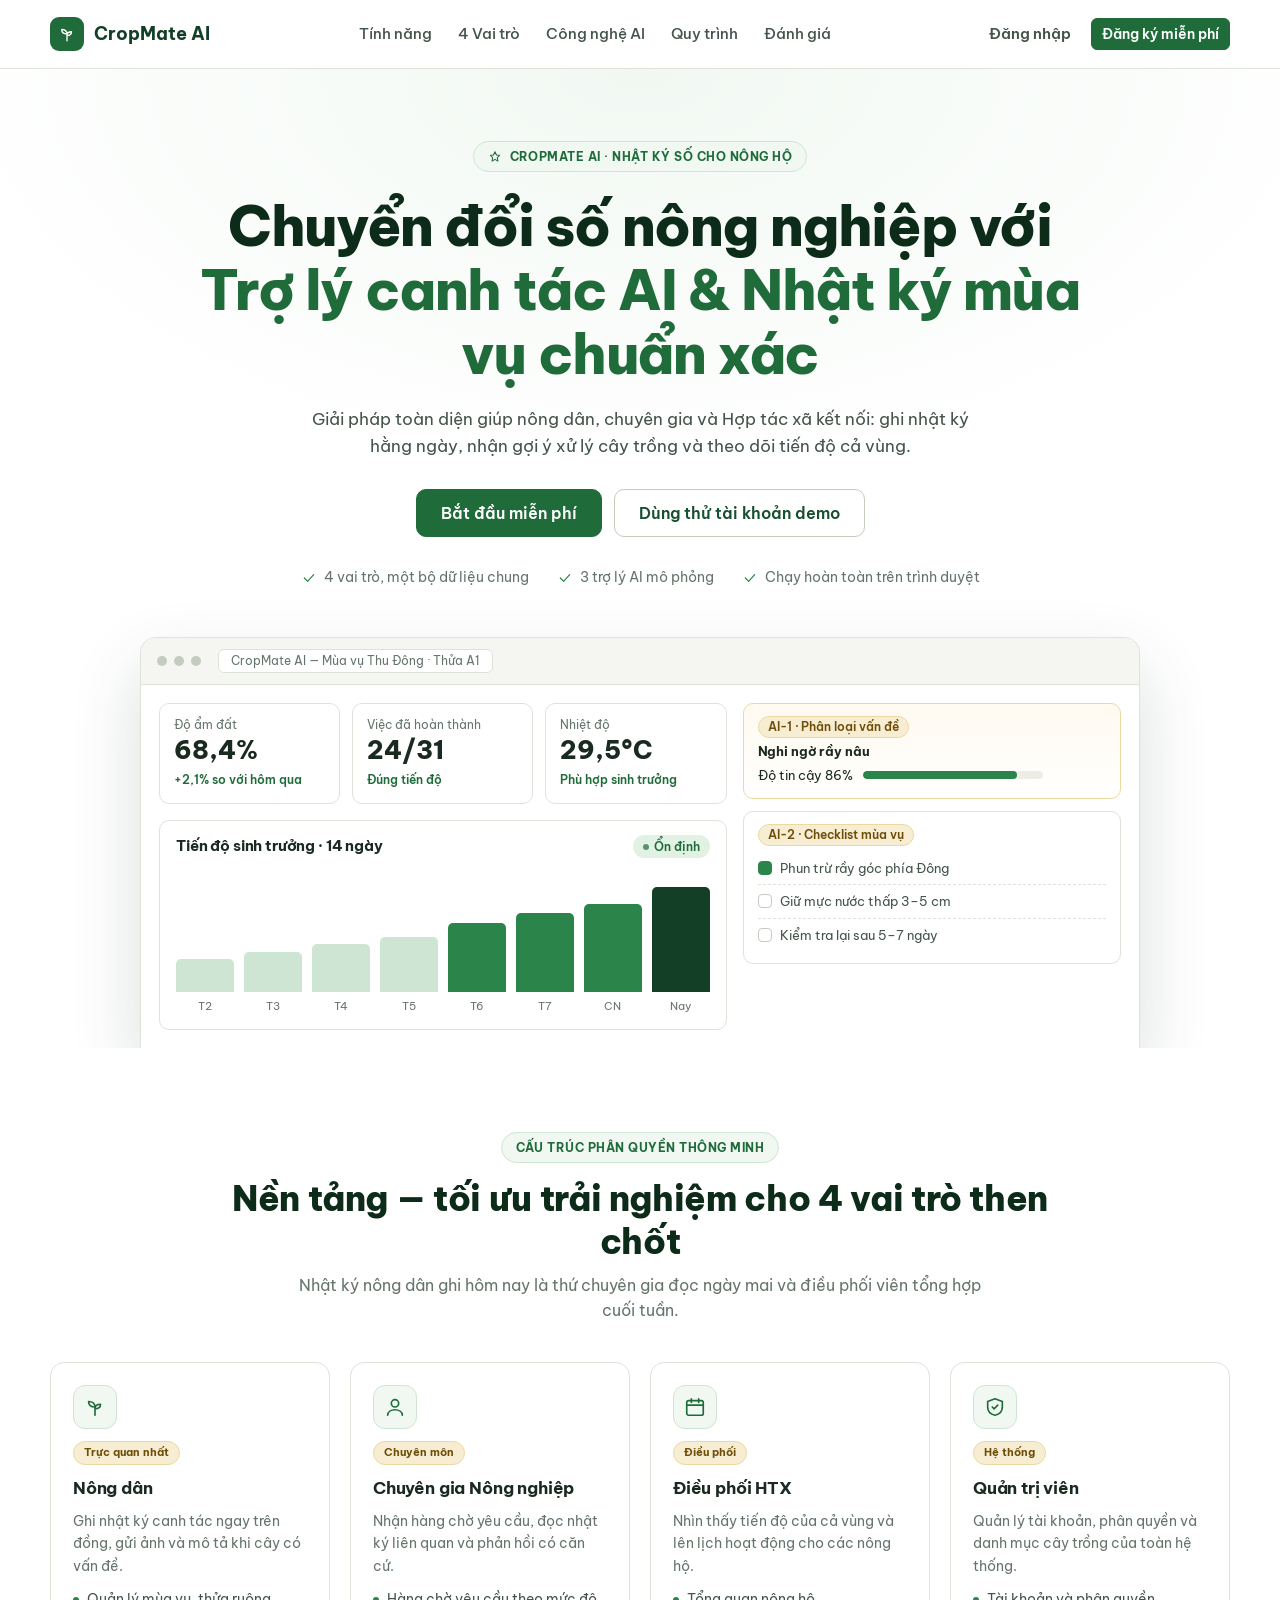
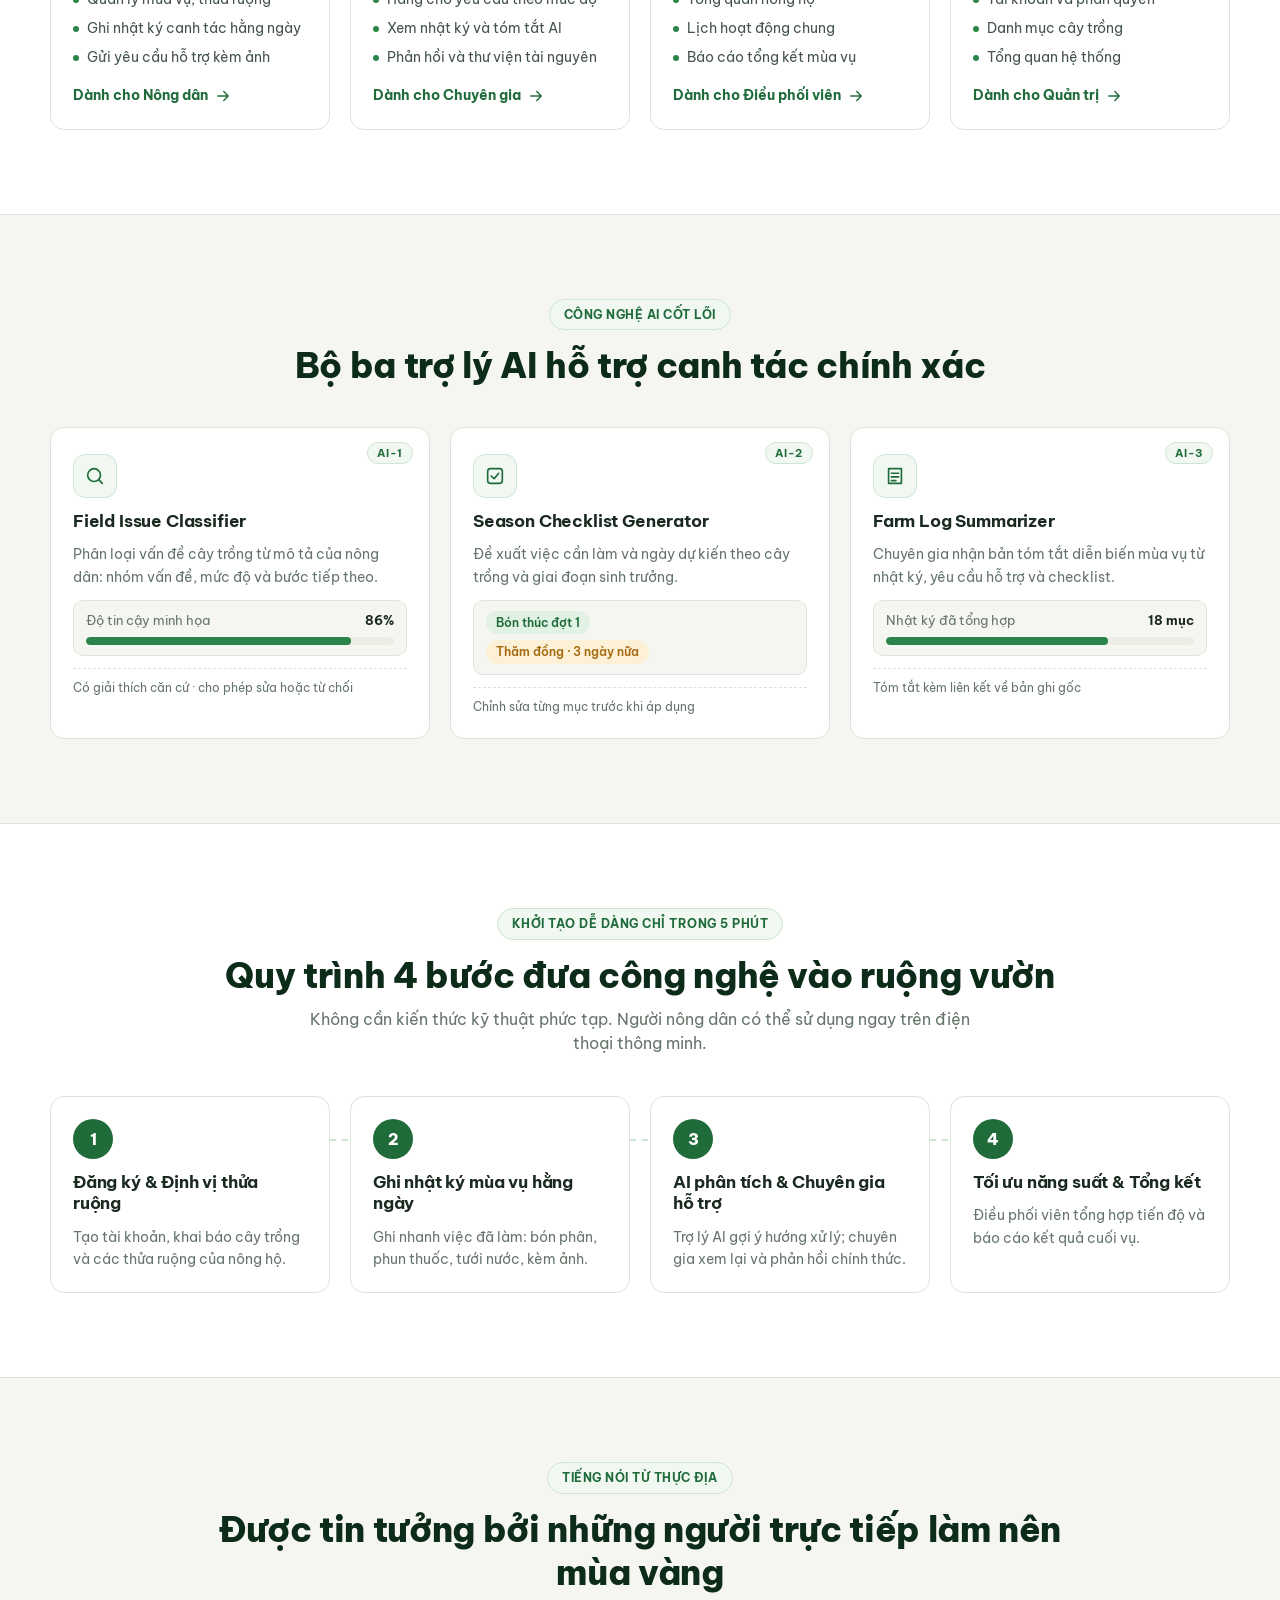
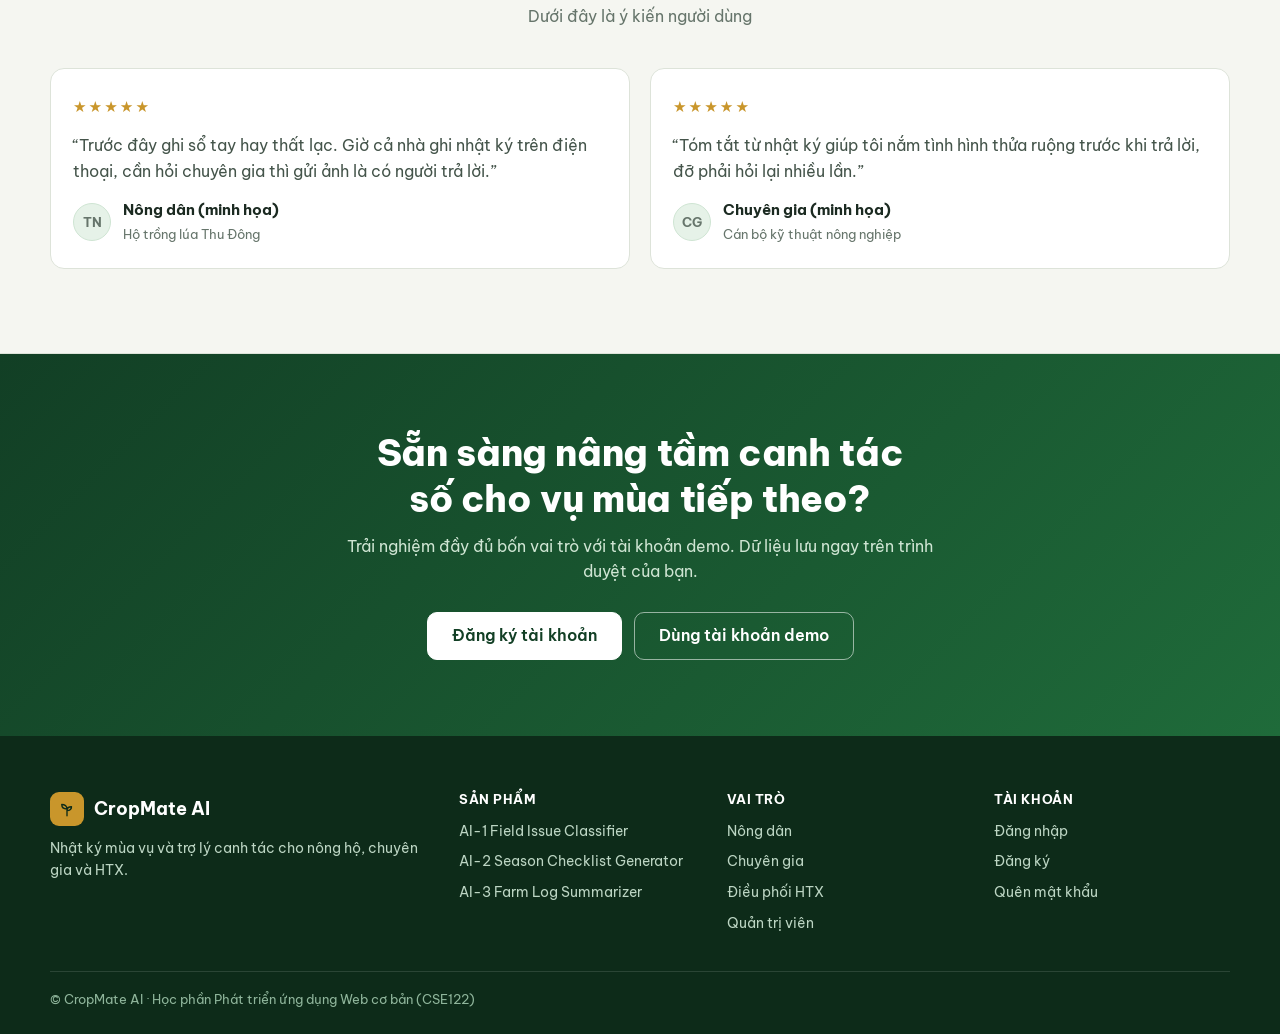
<file: index.html>
<!DOCTYPE html>
<html lang="vi">
<head>
<meta charset="utf-8">
<meta name="viewport" content="width=device-width, initial-scale=1">
<title>Nhật ký mùa vụ và trợ lý canh tác — CropMate AI</title>
<meta name="description" content="CropMate AI: nhật ký mùa vụ và trợ lý canh tác (bản demo Frontend).">
<link rel="preconnect" href="https://fonts.googleapis.com"><link rel="preconnect" href="https://fonts.gstatic.com" crossorigin><link href="https://fonts.googleapis.com/css2?family=Be+Vietnam+Pro:wght@400;500;600;700;800&display=swap" rel="stylesheet">
<link rel="stylesheet" href="css/style.css">
<link rel="stylesheet" href="css/components.css">
<link rel="stylesheet" href="css/responsive.css">
<link rel="stylesheet" href="css/home.css">
</head>
<body class="lp" data-root="" data-page="index">
<a class="skip-link" href="#main">Bỏ qua đến nội dung chính</a>
<header class="lp-head"><div class="wrap">
<a class="brand" href="index.html"><span class="brand-mark"><svg class="icon" viewBox="0 0 24 24"><path d="M12 21v-9M12 12C12 8 9 6 5 6c0 4 3 6 7 6zM12 14c0-3 2-5 6-5 0 3-2 5-6 5z"/></svg></span><span>CropMate AI</span></a>
<nav class="lp-nav" aria-label="Điều hướng"><a href="#features">Tính năng</a><a href="#roles">4 Vai trò</a><a href="#ai">Công nghệ AI</a><a href="#process">Quy trình</a><a href="#reviews">Đánh giá</a></nav>
<div class="lp-actions"><a class="login" href="login.html">Đăng nhập</a><a class="btn btn-sm" href="register.html">Đăng ký miễn phí</a></div>
</div></header>
<main id="main">
<section class="lp-hero" id="features"><div class="wrap">
<span class="lp-eyebrow"><svg class="icon" viewBox="0 0 24 24"><path d="M12 3l2.5 5.5L20 9l-4 4 1 6-5-3-5 3 1-6-4-4 5.5-.5z"/></svg>Cropmate AI · Nhật ký số cho nông hộ</span>
<h1>Chuyển đổi số nông nghiệp với <em>Trợ lý canh tác AI &amp; Nhật ký mùa vụ chuẩn xác</em></h1>
<p class="lead">Giải pháp toàn diện giúp nông dân, chuyên gia và Hợp tác xã kết nối: ghi nhật ký hằng ngày, nhận gợi ý xử lý cây trồng và theo dõi tiến độ cả vùng.</p>
<div class="lp-cta"><a class="btn" href="register.html">Bắt đầu miễn phí</a><a class="btn btn-outline" href="login.html">Dùng thử tài khoản demo</a></div>
<div class="lp-trust"><span><svg class="icon" viewBox="0 0 24 24"><path d="M5 12l5 5 9-10"/></svg>4 vai trò, một bộ dữ liệu chung</span><span><svg class="icon" viewBox="0 0 24 24"><path d="M5 12l5 5 9-10"/></svg>3 trợ lý AI mô phỏng</span><span><svg class="icon" viewBox="0 0 24 24"><path d="M5 12l5 5 9-10"/></svg>Chạy hoàn toàn trên trình duyệt</span></div>
<div class="lp-mock" aria-label="Minh họa giao diện bảng điều khiển">
<div class="lp-mock-bar"><i></i><i></i><i></i><span>CropMate AI — Mùa vụ Thu Đông · Thửa A1</span></div>
<div class="lp-mock-body">
<div class="lp-stats">
<div class="lp-stat"><small>Độ ẩm đất</small><b>68,4%</b><em>+2,1% so với hôm qua</em></div>
<div class="lp-stat"><small>Việc đã hoàn thành</small><b>24/31</b><em>Đúng tiến độ</em></div>
<div class="lp-stat"><small>Nhiệt độ</small><b>29,5°C</b><em>Phù hợp sinh trưởng</em></div>
</div>
<div class="lp-side">
<div class="lp-panel ai"><span class="tag-ai">AI-1 · Phân loại vấn đề</span><h4>Nghi ngờ rầy nâu</h4><div class="conf"><span>Độ tin cậy 86%</span><div class="progress"><span style="width:86%"></span></div></div></div>
<div class="lp-panel"><span class="tag-ai">AI-2 · Checklist mùa vụ</span><div style="margin-top:6px">
<div class="check-row on"><i></i>Phun trừ rầy góc phía Đông</div><div class="check-row"><i></i>Giữ mực nước thấp 3–5 cm</div><div class="check-row"><i></i>Kiểm tra lại sau 5–7 ngày</div></div></div>
</div>
<div class="lp-chart"><div class="lp-chart-head"><h3>Tiến độ sinh trưởng · 14 ngày</h3><span class="badge ok">Ổn định</span></div>
<div class="lp-bars"><span style="height:28%"></span><span style="height:34%"></span><span style="height:40%"></span><span style="height:46%"></span><span class="hi" style="height:58%"></span><span class="hi" style="height:66%"></span><span class="hi" style="height:74%"></span><span class="now" style="height:88%"></span></div>
<div class="lp-axis"><span>T2</span><span>T3</span><span>T4</span><span>T5</span><span>T6</span><span>T7</span><span>CN</span><span>Nay</span></div></div>
</div></div>
</div></section>

<section class="lp-section" id="roles"><div class="wrap">
<div class="lp-head-wrap"><span class="lp-eyebrow">Cấu trúc phân quyền thông minh</span></div>
<h2 class="lp-title">Nền tảng — tối ưu trải nghiệm cho 4 vai trò then chốt</h2>
<p class="lp-sub">Nhật ký nông dân ghi hôm nay là thứ chuyên gia đọc ngày mai và điều phối viên tổng hợp cuối tuần.</p>
<div class="lp-grid c4">
<article class="lp-card"><span class="lp-ico"><svg class="icon" viewBox="0 0 24 24"><path d="M12 21v-9M12 12C12 8 9 6 5 6c0 4 3 6 7 6zM12 14c0-3 2-5 6-5 0 3-2 5-6 5z"/></svg></span><span class="lp-pill">Trực quan nhất</span><h3>Nông dân</h3><p>Ghi nhật ký canh tác ngay trên đồng, gửi ảnh và mô tả khi cây có vấn đề.</p><ul><li>Quản lý mùa vụ, thửa ruộng</li><li>Ghi nhật ký canh tác hằng ngày</li><li>Gửi yêu cầu hỗ trợ kèm ảnh</li></ul><a class="lp-link" href="login.html">Dành cho Nông dân <svg class="icon" viewBox="0 0 24 24"><path d="M5 12h14M13 6l6 6-6 6"/></svg></a></article>
<article class="lp-card"><span class="lp-ico"><svg class="icon" viewBox="0 0 24 24"><circle cx="12" cy="8" r="4"/><path d="M4 21c0-4 4-6 8-6s8 2 8 6"/></svg></span><span class="lp-pill">Chuyên môn</span><h3>Chuyên gia Nông nghiệp</h3><p>Nhận hàng chờ yêu cầu, đọc nhật ký liên quan và phản hồi có căn cứ.</p><ul><li>Hàng chờ yêu cầu theo mức độ</li><li>Xem nhật ký và tóm tắt AI</li><li>Phản hồi và thư viện tài nguyên</li></ul><a class="lp-link" href="login.html">Dành cho Chuyên gia <svg class="icon" viewBox="0 0 24 24"><path d="M5 12h14M13 6l6 6-6 6"/></svg></a></article>
<article class="lp-card"><span class="lp-ico"><svg class="icon" viewBox="0 0 24 24"><rect x="3" y="5" width="18" height="16" rx="2"/><path d="M3 10h18M8 3v4M16 3v4"/></svg></span><span class="lp-pill">Điều phối</span><h3>Điều phối HTX</h3><p>Nhìn thấy tiến độ của cả vùng và lên lịch hoạt động cho các nông hộ.</p><ul><li>Tổng quan nông hộ</li><li>Lịch hoạt động chung</li><li>Báo cáo tổng kết mùa vụ</li></ul><a class="lp-link" href="login.html">Dành cho Điều phối viên <svg class="icon" viewBox="0 0 24 24"><path d="M5 12h14M13 6l6 6-6 6"/></svg></a></article>
<article class="lp-card"><span class="lp-ico"><svg class="icon" viewBox="0 0 24 24"><path d="M12 3l8 3v6c0 5-3.5 8-8 9-4.5-1-8-4-8-9V6z"/><path d="M9 12l2 2 4-4"/></svg></span><span class="lp-pill">Hệ thống</span><h3>Quản trị viên</h3><p>Quản lý tài khoản, phân quyền và danh mục cây trồng của toàn hệ thống.</p><ul><li>Tài khoản và phân quyền</li><li>Danh mục cây trồng</li><li>Tổng quan hệ thống</li></ul><a class="lp-link" href="login.html">Dành cho Quản trị <svg class="icon" viewBox="0 0 24 24"><path d="M5 12h14M13 6l6 6-6 6"/></svg></a></article>
</div></div></section>

<section class="lp-section lp-ai" id="ai"><div class="wrap">
<div class="lp-head-wrap"><span class="lp-eyebrow">Công nghệ AI cốt lõi</span></div>
<h2 class="lp-title">Bộ ba trợ lý AI hỗ trợ canh tác chính xác</h2>
<p class="lp-sub"></p>
<div class="lp-grid c3">
<article class="lp-card"><span class="lp-engine">AI-1</span><span class="lp-ico"><svg class="icon" viewBox="0 0 24 24"><circle cx="11" cy="11" r="7"/><path d="M20 20l-4-4"/></svg></span><h3>Field Issue Classifier</h3><p>Phân loại vấn đề cây trồng từ mô tả của nông dân: nhóm vấn đề, mức độ và bước tiếp theo.</p><div class="lp-meter"><div class="row2"><span>Độ tin cậy minh họa</span><b>86%</b></div><div class="progress"><span style="width:86%"></span></div></div><div class="lp-foot-note">Có giải thích căn cứ · cho phép sửa hoặc từ chối</div></article>
<article class="lp-card"><span class="lp-engine">AI-2</span><span class="lp-ico"><svg class="icon" viewBox="0 0 24 24"><rect x="4" y="4" width="16" height="16" rx="3"/><path d="M8 12l3 3 5-6"/></svg></span><h3>Season Checklist Generator</h3><p>Đề xuất việc cần làm và ngày dự kiến theo cây trồng và giai đoạn sinh trưởng.</p><div class="lp-meter"><div class="check-row" style="display:flex;gap:8px;align-items:center"><span class="badge ok plain">Bón thúc đợt 1</span></div><div class="check-row" style="display:flex;gap:8px;align-items:center"><span class="badge warn plain">Thăm đồng · 3 ngày nữa</span></div></div><div class="lp-foot-note">Chỉnh sửa từng mục trước khi áp dụng</div></article>
<article class="lp-card"><span class="lp-engine">AI-3</span><span class="lp-ico"><svg class="icon" viewBox="0 0 24 24"><path d="M5 4h14v16H5zM8 9h8M8 13h8M8 17h5"/></svg></span><h3>Farm Log Summarizer</h3><p>Chuyên gia nhận bản tóm tắt diễn biến mùa vụ từ nhật ký, yêu cầu hỗ trợ và checklist.</p><div class="lp-meter"><div class="row2"><span>Nhật ký đã tổng hợp</span><b>18 mục</b></div><div class="progress"><span style="width:72%"></span></div></div><div class="lp-foot-note">Tóm tắt kèm liên kết về bản ghi gốc</div></article>
</div></div></section>

<section class="lp-section" id="process"><div class="wrap">
<div class="lp-head-wrap"><span class="lp-eyebrow">Khởi tạo dễ dàng chỉ trong 5 phút</span></div>
<h2 class="lp-title">Quy trình 4 bước đưa công nghệ vào ruộng vườn</h2>
<p class="lp-sub">Không cần kiến thức kỹ thuật phức tạp. Người nông dân có thể sử dụng ngay trên điện thoại thông minh.</p>
<div class="lp-grid c4 lp-steps">
<article class="lp-card lp-step"><span class="lp-num">1</span><h3>Đăng ký & Định vị thửa ruộng</h3><p>Tạo tài khoản, khai báo cây trồng và các thửa ruộng của nông hộ.</p></article>
<article class="lp-card lp-step"><span class="lp-num">2</span><h3>Ghi nhật ký mùa vụ hằng ngày</h3><p>Ghi nhanh việc đã làm: bón phân, phun thuốc, tưới nước, kèm ảnh.</p></article>
<article class="lp-card lp-step"><span class="lp-num">3</span><h3>AI phân tích & Chuyên gia hỗ trợ</h3><p>Trợ lý AI gợi ý hướng xử lý; chuyên gia xem lại và phản hồi chính thức.</p></article>
<article class="lp-card lp-step"><span class="lp-num">4</span><h3>Tối ưu năng suất & Tổng kết</h3><p>Điều phối viên tổng hợp tiến độ và báo cáo kết quả cuối vụ.</p></article>
</div></div></section>

<section class="lp-section lp-ai" id="reviews"><div class="wrap">
<div class="lp-head-wrap"><span class="lp-eyebrow">Tiếng nói từ thực địa</span></div>
<h2 class="lp-title">Được tin tưởng bởi những người trực tiếp làm nên mùa vàng</h2>
<p class="lp-sub">Dưới đây là ý kiến người dùng</p>
<div class="lp-grid c2">
<article class="lp-card lp-quote"><div class="lp-stars" aria-label="5 sao">★★★★★</div><blockquote>“Trước đây ghi sổ tay hay thất lạc. Giờ cả nhà ghi nhật ký trên điện thoại, cần hỏi chuyên gia thì gửi ảnh là có người trả lời.”</blockquote><div class="lp-who"><span class="avatar">TN</span><div><b>Nông dân (minh họa)</b><span>Hộ trồng lúa Thu Đông</span></div></div></article>
<article class="lp-card lp-quote"><div class="lp-stars" aria-label="5 sao">★★★★★</div><blockquote>“Tóm tắt từ nhật ký giúp tôi nắm tình hình thửa ruộng trước khi trả lời, đỡ phải hỏi lại nhiều lần.”</blockquote><div class="lp-who"><span class="avatar">CG</span><div><b>Chuyên gia (minh họa)</b><span>Cán bộ kỹ thuật nông nghiệp</span></div></div></article>
</div></div></section>

<section class="lp-band"><div class="wrap">
<h2>Sẵn sàng nâng tầm canh tác số cho vụ mùa tiếp theo?</h2>
<p>Trải nghiệm đầy đủ bốn vai trò với tài khoản demo. Dữ liệu lưu ngay trên trình duyệt của bạn.</p>
<div class="lp-cta"><a class="btn btn-white" href="register.html">Đăng ký tài khoản</a><a class="btn btn-line" href="login.html">Dùng tài khoản demo</a></div>
</div></section>
</main>
<footer class="lp-foot"><div class="wrap">
<div class="lp-foot-grid">
<div><a class="brand" href="index.html"><span class="brand-mark"><svg class="icon" viewBox="0 0 24 24"><path d="M12 21v-9M12 12C12 8 9 6 5 6c0 4 3 6 7 6zM12 14c0-3 2-5 6-5 0 3-2 5-6 5z"/></svg></span><span>CropMate AI</span></a><p>Nhật ký mùa vụ và trợ lý canh tác cho nông hộ, chuyên gia và HTX.</p></div>
<div><h4>Sản phẩm</h4><ul><li><a href="#ai">AI-1 Field Issue Classifier</a></li><li><a href="#ai">AI-2 Season Checklist Generator</a></li><li><a href="#ai">AI-3 Farm Log Summarizer</a></li></ul></div>
<div><h4>Vai trò</h4><ul><li><a href="login.html">Nông dân</a></li><li><a href="login.html">Chuyên gia</a></li><li><a href="login.html">Điều phối HTX</a></li><li><a href="login.html">Quản trị viên</a></li></ul></div>
<div><h4>Tài khoản</h4><ul><li><a href="login.html">Đăng nhập</a></li><li><a href="register.html">Đăng ký</a></li><li><a href="forgot-password.html">Quên mật khẩu</a></li></ul></div>
</div>
<div class="lp-foot-bottom"><span>© CropMate AI · Học phần Phát triển ứng dụng Web cơ bản (CSE122)</span></div>
</div></footer>
</body>
</html>
</file>
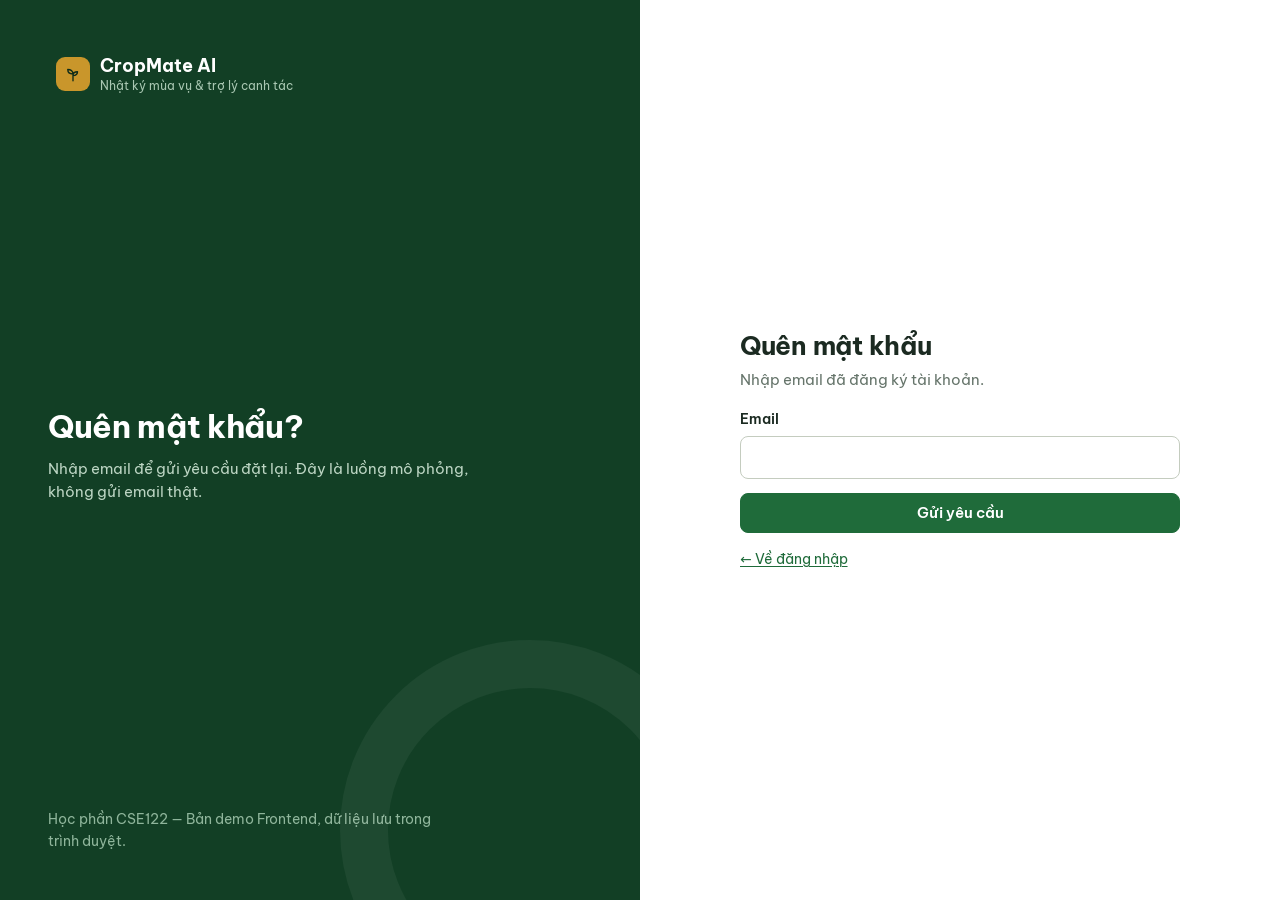
<file: forgot-password.html>
<!DOCTYPE html>
<html lang="vi">
<head>
<meta charset="utf-8">
<meta name="viewport" content="width=device-width, initial-scale=1">
<title>Quên mật khẩu — CropMate AI</title>
<meta name="description" content="CropMate AI: nhật ký mùa vụ và trợ lý canh tác (bản demo Frontend).">
<link rel="preconnect" href="https://fonts.googleapis.com"><link rel="preconnect" href="https://fonts.gstatic.com" crossorigin><link href="https://fonts.googleapis.com/css2?family=Be+Vietnam+Pro:wght@400;500;600;700;800&display=swap" rel="stylesheet">
<link rel="stylesheet" href="css/style.css">
<link rel="stylesheet" href="css/components.css">
<link rel="stylesheet" href="css/responsive.css">
</head>
<body data-root="" data-page="forgot">
<div class="auth"><aside class="auth-side"><a class="brand" href="index.html"><span class="brand-mark"><svg class="icon" viewBox="0 0 24 24"><path d="M12 21v-9M12 12C12 8 9 6 5 6c0 4 3 6 7 6zM12 14c0-3 2-5 6-5 0 3-2 5-6 5z"/></svg></span><span>CropMate AI<small>Nhật ký mùa vụ & trợ lý canh tác</small></span></a><div><h2>Quên mật khẩu?</h2><p>Nhập email để gửi yêu cầu đặt lại. Đây là luồng mô phỏng, không gửi email thật.</p></div><p class="small" style="color:#8fb59b">Học phần CSE122 — Bản demo Frontend, dữ liệu lưu trong trình duyệt.</p></aside>
<main class="auth-main" id="main"><div class="auth-card" id="forgot-box">
<h1>Quên mật khẩu</h1><p class="muted" style="margin-bottom:18px">Nhập email đã đăng ký tài khoản.</p>
<form id="forgot-form" novalidate><div class="field"><label for="f-email">Email</label><input type="email" id="f-email" name="email" aria-describedby="err-email" autocomplete="email"><p class="field-error" id="err-email" hidden></p></div><button class="btn btn-block" type="submit">Gửi yêu cầu</button></form>
<p class="small" style="margin-top:16px"><a href="login.html">← Về đăng nhập</a></p>
</div></main></div>
<script src="js/data/seed.js"></script>
<script src="js/storage.js"></script>
<script src="js/auth.js"></script>
<script src="js/ui.js"></script>
<script src="js/ai.js"></script>
<script src="js/modules/auth-pages.js"></script>
</body>
</html>
</file>
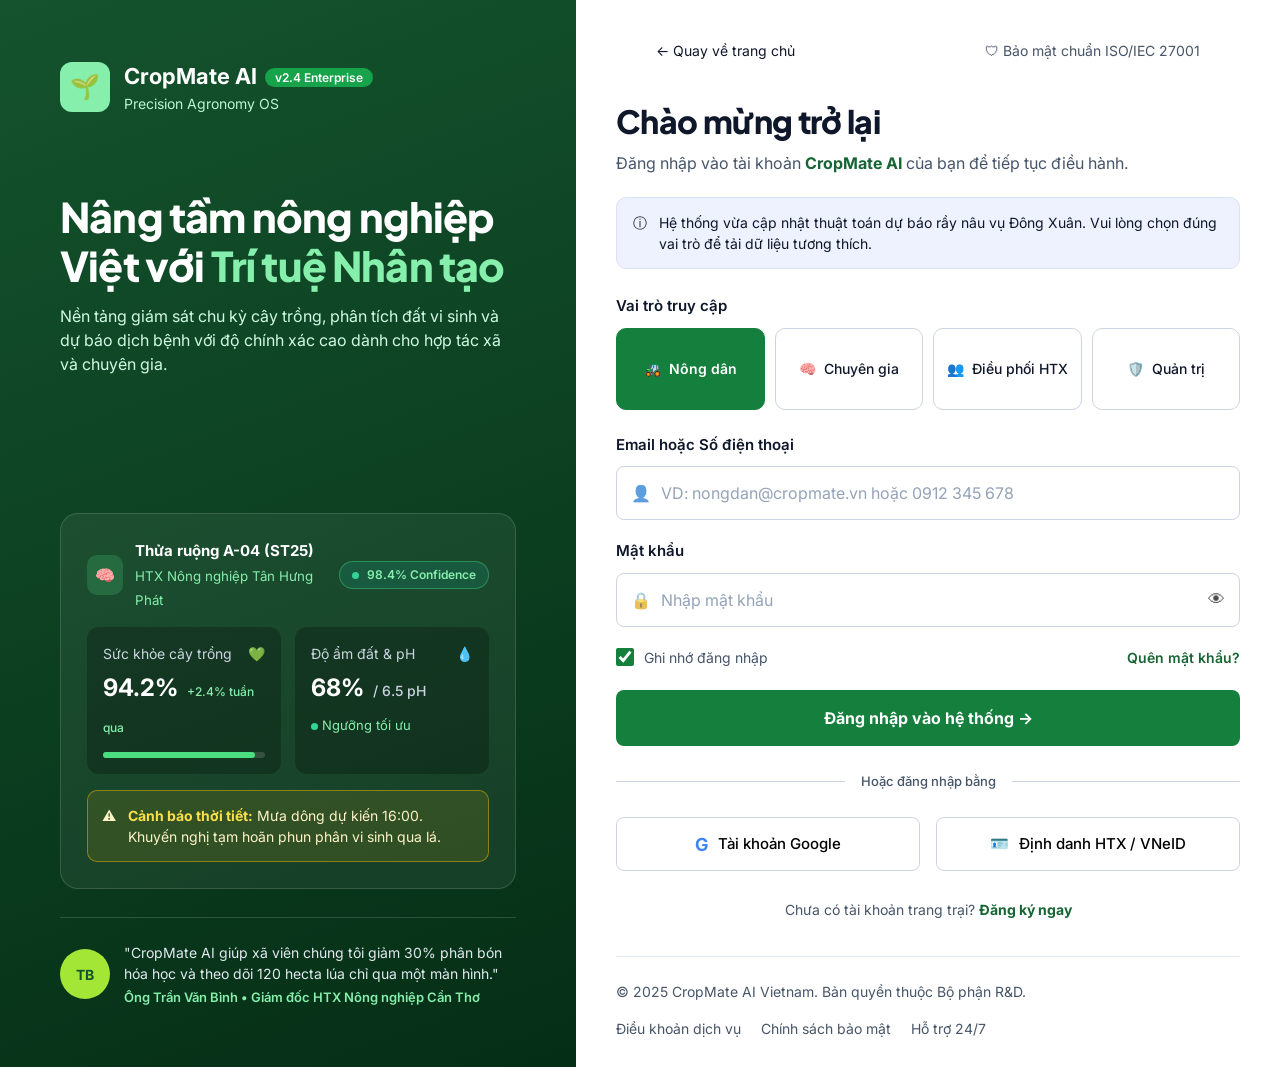
<file: pages/login.html>
<!DOCTYPE html>
<html lang="vi">
<head>
<meta charset="UTF-8">
<meta name="viewport" content="width=device-width, initial-scale=1">
<title>Đăng nhập – CropMate AI</title>
<link href="https://fonts.googleapis.com/css2?family=Inter:wght@400;500;600;700&family=Plus+Jakarta+Sans:wght@700;800&display=swap" rel="stylesheet">
<link rel="stylesheet" href="../css/login.css">
</head>
<body>
<div class="split">

  <aside class="left">
    <a href="../index.html" class="brand"><i>🌱</i><span><b>CropMate AI</b><em>v2.4 Enterprise</em><small>Precision Agronomy OS</small></span></a>

    <div class="mid">
      <h1>Nâng tầm nông nghiệp Việt với <span>Trí tuệ Nhân tạo</span></h1>
      <p>Nền tảng giám sát chu kỳ cây trồng, phân tích đất vi sinh và dự báo dịch bệnh với độ chính xác cao dành cho hợp tác xã và chuyên gia.</p>
    </div>

    <div class="live" aria-label="Minh họa dữ liệu thửa ruộng">
      <div class="live-h"><i>🧠</i><div><b>Thửa ruộng A-04 (ST25)</b><small>HTX Nông nghiệp Tân Hưng Phát</small></div><span class="conf"><s></s>98.4% Confidence</span></div>
      <div class="stats">
        <div class="stat"><small>Sức khỏe cây trồng <u>💚</u></small><b>94.2% <span>+2.4% tuần qua</span></b><div class="meter"><span style="width:94%"></span></div></div>
        <div class="stat"><small>Độ ẩm đất &amp; pH <u>💧</u></small><b>68% <span class="plain">/ 6.5 pH</span></b><p><s></s>Ngưỡng tối ưu</p></div>
      </div>
      <div class="warn">⚠️ <p><b>Cảnh báo thời tiết:</b> Mưa dông dự kiến 16:00. Khuyến nghị tạm hoãn phun phân vi sinh qua lá.</p></div>
    </div>

    <blockquote class="quote">
      <i class="av">TB</i>
      <div><p>"CropMate AI giúp xã viên chúng tôi giảm 30% phân bón hóa học và theo dõi 120 hecta lúa chỉ qua một màn hình."</p><cite>Ông Trần Văn Bình • Giám đốc HTX Nông nghiệp Cần Thơ</cite></div>
    </blockquote>
  </aside>

  <main class="right">
    <div class="top">
      <a href="../index.html" class="back">← Quay về trang chủ</a>
      <span class="sec">🛡 Bảo mật chuẩn ISO/IEC 27001</span>
    </div>

    <div class="box">
      <h2>Chào mừng trở lại</h2>
      <p class="intro">Đăng nhập vào tài khoản <b>CropMate AI</b> của bạn để tiếp tục điều hành.</p>

      <div class="notice">ⓘ <p>Hệ thống vừa cập nhật thuật toán dự báo rầy nâu vụ Đông Xuân. Vui lòng chọn đúng vai trò để tải dữ liệu tương thích.</p></div>

      <form id="loginForm" novalidate>
        <div class="lbl" id="roleLbl">Vai trò truy cập</div>
        <div class="roles" role="radiogroup" aria-labelledby="roleLbl">
          <label><input type="radio" name="role" value="farmer" checked><span><i>🚜</i>Nông dân</span></label>
          <label><input type="radio" name="role" value="expert"><span><i>🧠</i>Chuyên gia</span></label>
          <label><input type="radio" name="role" value="coordinator"><span><i>👥</i>Điều phối HTX</span></label>
          <label><input type="radio" name="role" value="admin"><span><i>🛡️</i>Quản trị</span></label>
        </div>

        <div class="field"><label for="id">Email hoặc Số điện thoại</label>
          <div class="input"><i>👤</i><input id="id" type="text" placeholder="VD: nongdan@cropmate.vn hoặc 0912 345 678" autocomplete="username" required></div></div>

        <div class="field"><label for="pw">Mật khẩu</label>
          <div class="input"><i>🔒</i><input id="pw" type="password" placeholder="Nhập mật khẩu" autocomplete="current-password" required><button type="button" class="eye" aria-label="Hiện/ẩn mật khẩu">👁</button></div></div>

        <div class="opts">
          <label class="remember"><input type="checkbox" id="remember" checked>Ghi nhớ đăng nhập</label>
          <a href="#" class="forgot">Quên mật khẩu?</a>
        </div>

        <p class="error" id="err" role="alert" hidden></p>
        <button type="submit" class="submit">Đăng nhập vào hệ thống →</button>
      </form>

      <div class="or"><span>Hoặc đăng nhập bằng</span></div>
      <div class="alt">
        <button type="button" class="alt-b"><b class="g">G</b>Tài khoản Google</button>
        <button type="button" class="alt-b"><i>🪪</i>Định danh HTX / VNeID</button>
      </div>
      <p class="reg">Chưa có tài khoản trang trại? <a href="register.html">Đăng ký ngay</a></p>
    </div>

    <footer>
      <span>© 2025 CropMate AI Vietnam. Bản quyền thuộc Bộ phận R&amp;D.</span>
      <nav><a href="#">Điều khoản dịch vụ</a><a href="#">Chính sách bảo mật</a><a href="#">Hỗ trợ 24/7</a></nav>
    </footer>
  </main>
</div>
<script src="../js/login.js"></script>
</body>
</html>
</file>
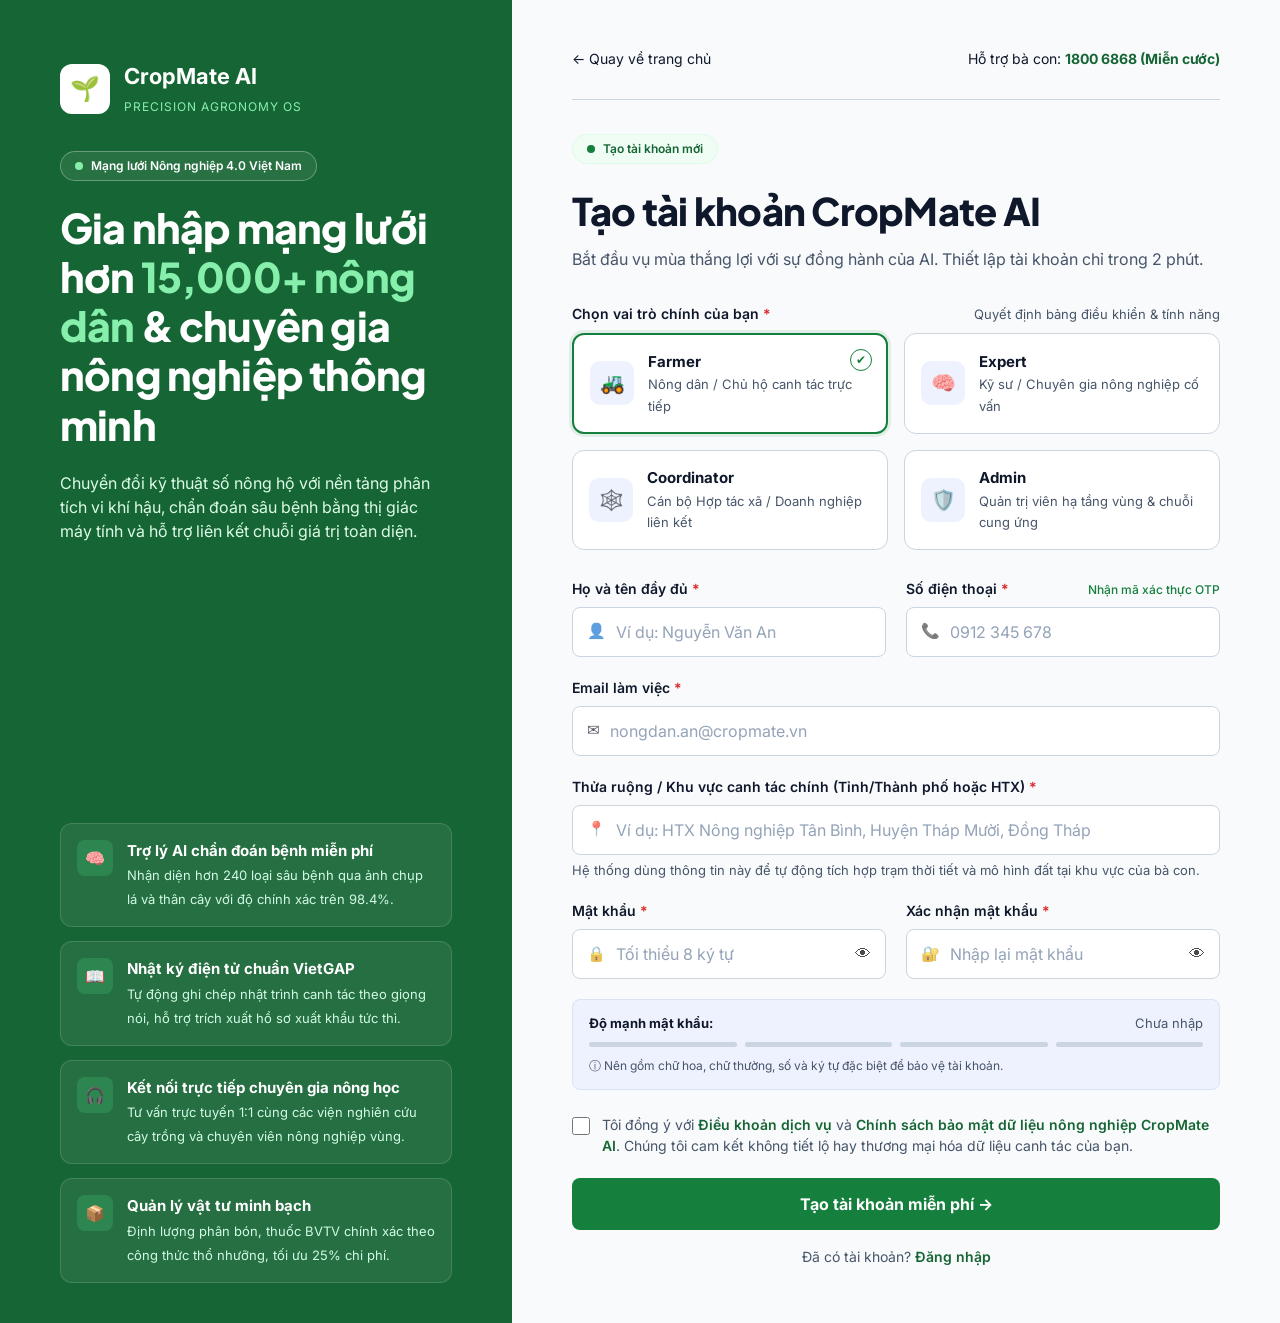
<file: pages/register.html>
<!DOCTYPE html>
<html lang="vi">
<head>
<meta charset="UTF-8">
<meta name="viewport" content="width=device-width, initial-scale=1">
<title>Tạo tài khoản – CropMate AI</title>
<link href="https://fonts.googleapis.com/css2?family=Inter:wght@400;500;600;700&family=Plus+Jakarta+Sans:wght@700;800&display=swap" rel="stylesheet">
<link rel="stylesheet" href="../css/register.css">
</head>
<body>
<div class="split">

  <aside class="left">
    <a href="../index.html" class="brand"><i>🌱</i><span><b>CropMate AI</b><small>PRECISION AGRONOMY OS</small></span></a>
    <span class="chip"><s></s>Mạng lưới Nông nghiệp 4.0 Việt Nam</span>
    <h1>Gia nhập mạng lưới hơn <em>15,000+ nông dân</em> &amp; chuyên gia nông nghiệp thông minh</h1>
    <p class="lead">Chuyển đổi kỹ thuật số nông hộ với nền tảng phân tích vi khí hậu, chẩn đoán sâu bệnh bằng thị giác máy tính và hỗ trợ liên kết chuỗi giá trị toàn diện.</p>
    <ul class="feats">
      <li><i>🧠</i><div><b>Trợ lý AI chẩn đoán bệnh miễn phí</b><span>Nhận diện hơn 240 loại sâu bệnh qua ảnh chụp lá và thân cây với độ chính xác trên 98.4%.</span></div></li>
      <li><i>📖</i><div><b>Nhật ký điện tử chuẩn VietGAP</b><span>Tự động ghi chép nhật trình canh tác theo giọng nói, hỗ trợ trích xuất hồ sơ xuất khẩu tức thì.</span></div></li>
      <li><i>🎧</i><div><b>Kết nối trực tiếp chuyên gia nông học</b><span>Tư vấn trực tuyến 1:1 cùng các viện nghiên cứu cây trồng và chuyên viên nông nghiệp vùng.</span></div></li>
      <li><i>📦</i><div><b>Quản lý vật tư minh bạch</b><span>Định lượng phân bón, thuốc BVTV chính xác theo công thức thổ nhưỡng, tối ưu 25% chi phí.</span></div></li>
    </ul>
  </aside>

  <main class="right">
    <div class="top">
      <a href="../index.html" class="back">← Quay về trang chủ</a>
      <span class="help">Hỗ trợ bà con: <b>1800 6868 (Miễn cước)</b></span>
    </div>

    <span class="chip light"><s></s>Tạo tài khoản mới</span>
    <h2>Tạo tài khoản CropMate AI</h2>
    <p class="intro">Bắt đầu vụ mùa thắng lợi với sự đồng hành của AI. Thiết lập tài khoản chỉ trong 2 phút.</p>

    <form id="regForm" novalidate>
      <div class="row-label"><label id="roleLbl">Chọn vai trò chính của bạn <span class="req">*</span></label><span class="note">Quyết định bảng điều khiển &amp; tính năng</span></div>
      <div class="roles" role="radiogroup" aria-labelledby="roleLbl">
        <label class="role"><input type="radio" name="role" value="farmer" checked><i>🚜</i><div><b>Farmer</b><span>Nông dân / Chủ hộ canh tác trực tiếp</span></div><em>✔</em></label>
        <label class="role"><input type="radio" name="role" value="expert"><i>🧠</i><div><b>Expert</b><span>Kỹ sư / Chuyên gia nông nghiệp cố vấn</span></div><em>✔</em></label>
        <label class="role"><input type="radio" name="role" value="coordinator"><i>🕸️</i><div><b>Coordinator</b><span>Cán bộ Hợp tác xã / Doanh nghiệp liên kết</span></div><em>✔</em></label>
        <label class="role"><input type="radio" name="role" value="admin"><i>🛡️</i><div><b>Admin</b><span>Quản trị viên hạ tầng vùng &amp; chuỗi cung ứng</span></div><em>✔</em></label>
      </div>

      <div class="two">
        <div class="field"><label for="name">Họ và tên đầy đủ <span class="req">*</span></label>
          <div class="input"><i>👤</i><input id="name" type="text" placeholder="Ví dụ: Nguyễn Văn An" autocomplete="name" required></div></div>
        <div class="field"><div class="row-label"><label for="phone">Số điện thoại <span class="req">*</span></label><span class="otp">Nhận mã xác thực OTP</span></div>
          <div class="input"><i>📞</i><input id="phone" type="tel" placeholder="0912 345 678" autocomplete="tel" inputmode="tel" required></div></div>
      </div>

      <div class="field"><label for="email">Email làm việc <span class="req">*</span></label>
        <div class="input"><i>✉️</i><input id="email" type="email" placeholder="nongdan.an@cropmate.vn" autocomplete="email" required></div></div>

      <div class="field"><label for="area">Thửa ruộng / Khu vực canh tác chính (Tỉnh/Thành phố hoặc HTX) <span class="req">*</span></label>
        <div class="input"><i>📍</i><input id="area" type="text" placeholder="Ví dụ: HTX Nông nghiệp Tân Bình, Huyện Tháp Mười, Đồng Tháp" required></div>
        <p class="hint">Hệ thống dùng thông tin này để tự động tích hợp trạm thời tiết và mô hình đất tại khu vực của bà con.</p></div>

      <div class="two">
        <div class="field"><label for="pw">Mật khẩu <span class="req">*</span></label>
          <div class="input"><i>🔒</i><input id="pw" type="password" placeholder="Tối thiểu 8 ký tự" autocomplete="new-password" required><button type="button" class="eye" data-t="pw" aria-label="Hiện/ẩn mật khẩu">👁</button></div></div>
        <div class="field"><label for="pw2">Xác nhận mật khẩu <span class="req">*</span></label>
          <div class="input"><i>🔐</i><input id="pw2" type="password" placeholder="Nhập lại mật khẩu" autocomplete="new-password" required><button type="button" class="eye" data-t="pw2" aria-label="Hiện/ẩn mật khẩu">👁</button></div></div>
      </div>

      <div class="strength" aria-live="polite">
        <div class="srow"><b>Độ mạnh mật khẩu:</b><span id="sLabel">Chưa nhập</span></div>
        <div class="bars"><span></span><span></span><span></span><span></span></div>
        <p>ⓘ Nên gồm chữ hoa, chữ thường, số và ký tự đặc biệt để bảo vệ tài khoản.</p>
      </div>

      <label class="agree"><input type="checkbox" id="agree" required>
        <span>Tôi đồng ý với <a href="#">Điều khoản dịch vụ</a> và <a href="#">Chính sách bảo mật dữ liệu nông nghiệp CropMate AI</a>. Chúng tôi cam kết không tiết lộ hay thương mại hóa dữ liệu canh tác của bạn.</span></label>

      <p class="error" id="err" role="alert" hidden></p>
      <button type="submit" class="submit">Tạo tài khoản miễn phí →</button>
      <p class="login">Đã có tài khoản? <a href="login.html">Đăng nhập</a></p>
    </form>
  </main>
</div>
<script src="../js/register.js"></script>
</body>
</html>
</file>
<file: css/style.css>
/* ===== CropMate AI — Design tokens, base & app shell ===== */
:root{
  --field-950:#0d2b19; --field-900:#123f25; --field-800:#17502e; --field-700:#1f6b3a; --field-600:#2b8449;
  --field-200:#cfe5d3; --field-100:#e6f2e8; --field-50:#f1f8f2;
  --wheat-600:#a9781b; --wheat-500:#c9962b; --wheat-100:#f7edd3;
  --soil-50:#f5f6f1; --soil-100:#eceee6; --line:#dde3d9; --line-strong:#c4ccbf;
  --ink:#1b2a21; --ink-soft:#44544a; --muted:#66756b; --white:#fff;
  --danger:#b3392f; --danger-bg:#fbe9e6; --warn:#a56a0f; --warn-bg:#fcf0d6; --info:#245f93; --info-bg:#e3eef8; --ok:#1f6b3a; --ok-bg:#e1f1e4;
  --radius:10px; --radius-sm:6px; --radius-lg:16px;
  --shadow:0 1px 2px rgba(18,63,37,.06),0 4px 14px rgba(18,63,37,.05);
  --font:'Be Vietnam Pro',system-ui,-apple-system,'Segoe UI',Roboto,Arial,sans-serif;
  --sidebar-w:264px;
}
*,*::before,*::after{box-sizing:border-box}
html{-webkit-text-size-adjust:100%}
body{margin:0;font-family:var(--font);font-size:15px;line-height:1.55;color:var(--ink);background:var(--soil-50)}
h1,h2,h3,h4{margin:0;line-height:1.25;font-weight:650;letter-spacing:-.01em}
h1{font-size:1.6rem} h2{font-size:1.2rem} h3{font-size:1.02rem}
p{margin:0}
a{color:var(--field-700);text-decoration-thickness:1px;text-underline-offset:2px}
a:hover{color:var(--field-900)}
img{max-width:100%;display:block}
button,input,select,textarea{font:inherit;color:inherit}
:focus-visible{outline:3px solid #f0c24b;outline-offset:2px;border-radius:4px}
.sr-only{position:absolute;width:1px;height:1px;overflow:hidden;clip:rect(0 0 0 0);white-space:nowrap}
.skip-link{position:absolute;left:-999px;top:8px;background:var(--wheat-500);color:#1b1500;padding:8px 14px;border-radius:6px;z-index:200;font-weight:600}
.skip-link:focus{left:8px}
.muted{color:var(--muted)} .small{font-size:.86rem} .strong{font-weight:600}
.row{display:flex;gap:12px;align-items:center;flex-wrap:wrap}
.spread{justify-content:space-between}
.stack{display:flex;flex-direction:column;gap:14px}
.grid{display:grid;gap:16px}
.grid-2{grid-template-columns:repeat(2,minmax(0,1fr))}
.grid-3{grid-template-columns:repeat(3,minmax(0,1fr))}
.grid-4{grid-template-columns:repeat(4,minmax(0,1fr))}
.icon{width:18px;height:18px;flex:none;fill:none;stroke:currentColor;stroke-width:1.8;stroke-linecap:round;stroke-linejoin:round}

/* ===== App shell ===== */
.app{display:grid;grid-template-columns:var(--sidebar-w) minmax(0,1fr);min-height:100vh}
.sidebar{background:var(--field-900);color:#e3efe6;position:sticky;top:0;height:100vh;display:flex;flex-direction:column;padding:18px 14px;overflow-y:auto}
.brand{display:flex;align-items:center;gap:10px;padding:4px 8px 18px;color:#fff;text-decoration:none;font-weight:700;font-size:1.1rem}
.brand:hover{color:#fff}
.brand-mark{width:34px;height:34px;border-radius:9px;background:var(--wheat-500);display:grid;place-items:center;color:var(--field-950)}
.brand small{display:block;font-weight:400;font-size:.72rem;color:#a9c7b2;margin-top:-2px}
.nav-label{font-size:.75rem;color:#8fb59b;padding:14px 10px 6px}
.nav{display:flex;flex-direction:column;gap:2px;list-style:none;margin:0;padding:0}
.nav a{display:flex;align-items:center;gap:11px;padding:10px 12px;border-radius:8px;color:#d6e8db;text-decoration:none;font-weight:500;position:relative}
.nav a:hover{background:rgba(255,255,255,.08);color:#fff}
.nav a[aria-current="page"]{background:rgba(255,255,255,.14);color:#fff}
.nav a[aria-current="page"]::before{content:"";position:absolute;left:-14px;top:8px;bottom:8px;width:4px;border-radius:0 4px 4px 0;background:var(--wheat-500)}
.nav .count{margin-left:auto;background:var(--wheat-500);color:#1b1500;border-radius:99px;font-size:.72rem;font-weight:700;padding:1px 8px}
.sidebar-foot{margin-top:auto;padding:14px 10px 4px;font-size:.78rem;color:#8fb59b;border-top:1px solid rgba(255,255,255,.1)}
.app-main{min-width:0;display:flex;flex-direction:column}
.topbar{display:flex;align-items:center;gap:14px;padding:12px 28px;background:var(--white);border-bottom:1px solid var(--line);position:sticky;top:0;z-index:30}
.topbar h1{font-size:1.15rem;flex:1;min-width:0;white-space:nowrap;overflow:hidden;text-overflow:ellipsis}
.icon-btn{position:relative;width:40px;height:40px;border-radius:50%;border:1px solid var(--line);background:var(--white);display:grid;place-items:center;cursor:pointer;color:var(--ink-soft);text-decoration:none}
.icon-btn:hover{background:var(--field-50);color:var(--field-800)}
.icon-btn .dot{position:absolute;top:-3px;right:-3px;min-width:18px;height:18px;border-radius:99px;background:var(--danger);color:#fff;font-size:.68rem;font-weight:700;display:grid;place-items:center;padding:0 4px}
.menu-btn{display:none}
.user-chip{display:flex;align-items:center;gap:10px;text-decoration:none;color:var(--ink)}
.avatar{width:38px;height:38px;border-radius:50%;background:var(--field-100);color:var(--field-800);display:grid;place-items:center;font-weight:700;border:1px solid var(--field-200);flex:none}
.user-chip .meta{line-height:1.2}
.user-chip .meta span{display:block;font-size:.76rem;color:var(--muted)}
main{padding:26px 28px 56px;max-width:1280px;width:100%}
.page-head{display:flex;justify-content:space-between;align-items:flex-end;gap:16px;flex-wrap:wrap;margin-bottom:20px}
.page-head p{color:var(--muted);margin-top:4px;max-width:62ch}
.scrim{display:none}

/* Căn chỉnh khu vực bên trái trang đăng nhập */
.auth-side {
    display: flex;
    flex-direction: column;
    justify-content: space-between;
    min-height: 100vh;
    padding: 40px 5%;
    overflow: hidden;
}

/* Ảnh minh họa */
.auth-image {
    display: block;
    width: 100%;
    max-width: 720px;
    height: 450px;
    object-fit: cover;
    object-position: center;
    border-radius: 12px;
    margin: 30px auto 0;
}
</file>
<file: css/components.css>
/* ===== CropMate AI — Components ===== */
.card{background:var(--white);border:1px solid var(--line);border-radius:var(--radius);box-shadow:var(--shadow)}
.card-pad{padding:18px 20px}
.card-head{display:flex;justify-content:space-between;align-items:center;gap:12px;padding:14px 20px;border-bottom:1px solid var(--line)}
.card-body{padding:18px 20px}
.stat{padding:16px 18px;display:flex;flex-direction:column;gap:2px;border-left:4px solid var(--field-600)}
.stat .num{font-size:1.9rem;font-weight:700;line-height:1.1;font-variant-numeric:tabular-nums}
.stat .lbl{color:var(--muted);font-size:.88rem}
.stat.warn{border-left-color:var(--wheat-500)} .stat.danger{border-left-color:var(--danger)} .stat.info{border-left-color:var(--info)}

.btn{display:inline-flex;align-items:center;justify-content:center;gap:8px;padding:9px 16px;border-radius:8px;border:1px solid var(--field-700);background:var(--field-700);color:#fff;font-weight:600;cursor:pointer;text-decoration:none;line-height:1.2;min-height:40px}
.btn:hover{background:var(--field-800);color:#fff}
.btn:disabled,.btn[aria-disabled="true"]{opacity:.55;cursor:not-allowed}
.btn-outline{background:var(--white);color:var(--field-800);border-color:var(--line-strong)}
.btn-outline:hover{background:var(--field-50);color:var(--field-900)}
.btn-ghost{background:transparent;border-color:transparent;color:var(--field-800)}
.btn-ghost:hover{background:var(--field-50);color:var(--field-900)}
.btn-danger{background:var(--danger);border-color:var(--danger)}
.btn-danger:hover{background:#8f2a22}
.btn-wheat{background:var(--wheat-500);border-color:var(--wheat-500);color:#1b1500}
.btn-wheat:hover{background:#b3841f;color:#1b1500}
.btn-sm{padding:5px 10px;min-height:32px;font-size:.86rem;border-radius:6px}
.btn-block{width:100%}

.badge{display:inline-flex;align-items:center;gap:5px;padding:2px 10px;border-radius:99px;font-size:.78rem;font-weight:600;background:var(--soil-100);color:var(--ink-soft);white-space:nowrap}
.badge::before{content:"";width:6px;height:6px;border-radius:50%;background:currentColor;opacity:.7}
.badge.ok{background:var(--ok-bg);color:var(--ok)} .badge.warn{background:var(--warn-bg);color:var(--warn)}
.badge.danger{background:var(--danger-bg);color:var(--danger)} .badge.info{background:var(--info-bg);color:var(--info)}
.badge.plain::before{display:none}
.tag-ai{display:inline-flex;align-items:center;gap:5px;background:var(--wheat-100);color:#6d4d08;border:1px solid #ecd9a2;padding:1px 9px;border-radius:99px;font-size:.74rem;font-weight:600}
.progress{height:8px;border-radius:99px;background:var(--soil-100);overflow:hidden}
.progress>span{display:block;height:100%;background:var(--field-600);border-radius:99px}
.progress.warn>span{background:var(--wheat-500)}
.progress.danger>span{background:var(--danger)}

/* tables */
.table-wrap{overflow-x:auto;-webkit-overflow-scrolling:touch}
table.data{width:100%;border-collapse:collapse;min-width:640px}
table.data th{text-align:left;font-size:.8rem;font-weight:600;color:var(--muted);padding:10px 14px;background:var(--soil-50);border-bottom:1px solid var(--line);white-space:nowrap}
table.data td{padding:12px 14px;border-bottom:1px solid var(--line);vertical-align:top}
table.data tbody tr:last-child td{border-bottom:0}
table.data tbody tr:hover{background:var(--field-50)}
table.data .actions{display:flex;gap:6px;flex-wrap:wrap}
td .sub{display:block;font-size:.82rem;color:var(--muted)}

/* toolbar / filters */
.toolbar{display:flex;gap:10px;flex-wrap:wrap;align-items:flex-end;padding:14px 20px;border-bottom:1px solid var(--line);background:var(--white);border-radius:var(--radius) var(--radius) 0 0}
.toolbar .field{margin:0;min-width:150px}
.toolbar .field.grow{flex:1;min-width:220px}
.toolbar label{font-size:.78rem}
.search-box{position:relative}
.search-box .icon{position:absolute;left:11px;bottom:11px;color:var(--muted);pointer-events:none}
.search-box input{padding-left:36px}

/* forms */
.field{display:flex;flex-direction:column;gap:5px;margin-bottom:14px}
.field label,.field .label{font-weight:600;font-size:.88rem}
.field .req{color:var(--danger)}
.field .help{font-size:.8rem;color:var(--muted)}
input[type=text],input[type=email],input[type=password],input[type=date],input[type=number],input[type=tel],select,textarea{width:100%;padding:9px 12px;border:1px solid var(--line-strong);border-radius:8px;background:var(--white);min-height:40px}
textarea{resize:vertical;min-height:90px}
input:focus,select:focus,textarea:focus{border-color:var(--field-600)}
[aria-invalid="true"]{border-color:var(--danger)!important;background:#fffafa}
.field-error{color:var(--danger);font-size:.82rem;margin:0}
.form-grid{display:grid;grid-template-columns:repeat(2,minmax(0,1fr));column-gap:16px}
.form-grid .full{grid-column:1/-1}
.check{display:flex;gap:8px;align-items:center;font-size:.9rem}
.check input{width:18px;height:18px;accent-color:var(--field-700)}
.alert{padding:11px 14px;border-radius:8px;font-size:.92rem;display:flex;gap:10px;align-items:flex-start;border:1px solid transparent}
.alert.error{background:var(--danger-bg);color:#7f241c;border-color:#efc2bc}
.alert.ok{background:var(--ok-bg);color:#14502b;border-color:#bcdcc3}
.alert.warn{background:var(--warn-bg);color:#6f4608;border-color:#ebd29b}
.alert.info{background:var(--info-bg);color:#183f63;border-color:#bcd5ea}

/* empty / loading */
.empty{text-align:center;padding:42px 20px;color:var(--muted)}
.empty .ico{width:54px;height:54px;border-radius:50%;background:var(--field-100);color:var(--field-700);display:grid;place-items:center;margin:0 auto 12px}
.empty .ico .icon{width:26px;height:26px}
.empty h3{color:var(--ink);margin-bottom:4px}
.empty .btn{margin-top:14px}
.loading{display:flex;flex-direction:column;gap:10px;padding:22px 20px}
.skel{height:14px;border-radius:6px;background:linear-gradient(90deg,var(--soil-100) 25%,#f7f8f3 50%,var(--soil-100) 75%);background-size:200% 100%;animation:sh 1.3s infinite}
@keyframes sh{to{background-position:-200% 0}}
.spinner{width:20px;height:20px;border:3px solid var(--field-200);border-top-color:var(--field-700);border-radius:50%;animation:spin .8s linear infinite;display:inline-block;flex:none}
@keyframes spin{to{transform:rotate(360deg)}}

/* modal */
dialog.modal{border:0;border-radius:var(--radius-lg);padding:0;width:min(640px,calc(100vw - 24px));max-height:calc(100vh - 32px);box-shadow:0 20px 60px rgba(8,30,16,.35);color:var(--ink)}
dialog.modal.lg{width:min(860px,calc(100vw - 24px))}
dialog.modal.sm{width:min(440px,calc(100vw - 24px))}
dialog.modal::backdrop{background:rgba(13,43,25,.5)}
.modal-head{display:flex;justify-content:space-between;align-items:center;padding:16px 22px;border-bottom:1px solid var(--line);background:#fff;flex:none}
.modal-body{padding:20px 22px;overflow:auto;flex:1}
.modal-foot{display:flex;justify-content:flex-end;gap:10px;padding:14px 22px;border-top:1px solid var(--line);background:var(--soil-50);flex:none;flex-wrap:wrap}
dialog.modal[open]{display:flex;flex-direction:column;animation:pop .16s ease-out}
@keyframes pop{from{transform:translateY(8px);opacity:0}to{transform:none;opacity:1}}

/* toast */
.toasts{position:fixed;right:18px;bottom:18px;display:flex;flex-direction:column;gap:10px;z-index:300;max-width:min(380px,calc(100vw - 36px))}
.toast{background:var(--field-950);color:#fff;padding:12px 16px;border-radius:10px;box-shadow:0 8px 24px rgba(0,0,0,.25);display:flex;gap:10px;align-items:flex-start;animation:pop .2s ease-out;border-left:4px solid var(--field-600)}
.toast.error{border-left-color:#ef6b5e} .toast.warn{border-left-color:var(--wheat-500)}

/* tabs / lists */
.tabs{display:flex;gap:4px;border-bottom:1px solid var(--line);margin-bottom:16px;overflow-x:auto}
.tab{padding:10px 16px;border:0;background:none;cursor:pointer;font-weight:600;color:var(--muted);border-bottom:3px solid transparent;white-space:nowrap}
.tab[aria-selected="true"]{color:var(--field-800);border-bottom-color:var(--field-700)}
.list{list-style:none;margin:0;padding:0}
.list>li{padding:12px 20px;border-bottom:1px solid var(--line);display:flex;gap:12px;align-items:flex-start;justify-content:space-between}
.list>li:last-child{border-bottom:0}
.kv{display:grid;grid-template-columns:150px 1fr;gap:8px 14px;font-size:.92rem}
.kv dt{color:var(--muted)} .kv dd{margin:0}
.thumbs{display:flex;gap:8px;flex-wrap:wrap}
.thumbs img{width:84px;height:84px;object-fit:cover;border-radius:8px;border:1px solid var(--line);cursor:zoom-in}
.thumbs .thumb{position:relative}
.thumbs .thumb button.rm{position:absolute;top:-6px;right:-6px;width:22px;height:22px;border-radius:50%;border:0;background:var(--danger);color:#fff;cursor:pointer;line-height:1}
.bar-row{display:grid;grid-template-columns:130px 1fr 36px;gap:10px;align-items:center;font-size:.88rem;margin-bottom:9px}
.bar-row .progress{height:10px}
.timeline{list-style:none;margin:0;padding:0 0 0 18px;border-left:2px solid var(--field-200)}
.timeline li{position:relative;padding:0 0 16px 16px}
.timeline li::before{content:"";position:absolute;left:-25px;top:5px;width:12px;height:12px;border-radius:50%;background:var(--field-600);border:2px solid #fff;box-shadow:0 0 0 1px var(--field-200)}
.quote{background:var(--soil-50);border-left:4px solid var(--field-600);padding:12px 14px;border-radius:0 8px 8px 0}
.card-grid{display:grid;grid-template-columns:repeat(auto-fill,minmax(280px,1fr));gap:16px}

/* AI panel */
.ai-panel{border:1px solid #ecd9a2;background:linear-gradient(180deg,#fffaf0,#fff 60%);border-radius:var(--radius);overflow:hidden}
.ai-head{display:flex;justify-content:space-between;gap:10px;align-items:center;padding:12px 16px;border-bottom:1px dashed #ecd9a2;flex-wrap:wrap}
.ai-body{padding:16px}
.ai-result h4{margin:12px 0 6px;font-size:.92rem}
.ai-result ul{margin:0;padding-left:20px}
.ai-result li{margin-bottom:3px}
.conf{display:flex;align-items:center;gap:10px}
.conf .progress{flex:1;max-width:180px}
.ai-actions{display:flex;gap:8px;flex-wrap:wrap;margin-top:16px;padding-top:14px;border-top:1px dashed #ecd9a2}
.ai-note{font-size:.78rem;color:var(--muted);margin-top:10px}
.ai-state{display:flex;gap:12px;align-items:flex-start}

/* checklist rows */
.task{display:grid;grid-template-columns:auto 1fr auto;gap:12px;align-items:start;padding:12px 20px;border-bottom:1px solid var(--line)}
.task:last-child{border-bottom:0}
.task.done .t-title{text-decoration:line-through;color:var(--muted)}
.task input[type=checkbox]{width:20px;height:20px;margin-top:2px;accent-color:var(--field-700)}
.edit-row{display:grid;grid-template-columns:1fr 150px 130px;gap:8px;padding:10px 0;border-bottom:1px dashed var(--line)}
.edit-row .full{grid-column:1/-1}

/* calendar */
.cal{width:100%;border-collapse:separate;border-spacing:0;table-layout:fixed}
.cal th{font-size:.8rem;color:var(--muted);font-weight:600;padding:8px 4px;text-align:left;border-bottom:1px solid var(--line)}
.cal td{height:104px;vertical-align:top;border-bottom:1px solid var(--line);border-right:1px solid var(--line);padding:4px;background:#fff}
.cal td:last-child{border-right:0}
.cal td.out{background:var(--soil-50)}
.cal .daybtn{width:100%;height:100%;text-align:left;background:none;border:0;cursor:pointer;display:flex;flex-direction:column;gap:3px;padding:2px;border-radius:6px;align-items:stretch}
.cal .daybtn:hover{background:var(--field-50)}
.cal .dn{font-size:.82rem;font-weight:600;width:24px;height:24px;display:grid;place-items:center;border-radius:50%}
.cal td.today .dn{background:var(--field-700);color:#fff}
.cal td.sel .daybtn{background:var(--field-100)}
.ev{font-size:.72rem;padding:1px 6px;border-radius:4px;background:var(--field-100);color:var(--field-900);white-space:nowrap;overflow:hidden;text-overflow:ellipsis;border-left:3px solid var(--field-600)}
.ev.task{background:var(--info-bg);color:var(--info);border-left-color:var(--info)}
.ev.late{background:var(--danger-bg);color:var(--danger);border-left-color:var(--danger)}
.ev.meeting{background:var(--wheat-100);color:#6d4d08;border-left-color:var(--wheat-500)}
.ev.more{background:none;border:0;color:var(--muted)}
.evdot{display:none;width:6px;height:6px;border-radius:50%;background:var(--field-600)}

/* auth + landing */
.auth{display:grid;grid-template-columns:minmax(0,1fr) minmax(0,1fr);min-height:100vh}
.auth-side{background:var(--field-900);color:#e3efe6;padding:48px;display:flex;flex-direction:column;justify-content:space-between;position:relative;overflow:hidden}
.auth-side::after{content:"";position:absolute;right:-80px;bottom:-120px;width:380px;height:380px;border-radius:50%;border:48px solid rgba(255,255,255,.05)}
.auth-side h2{font-size:2rem;color:#fff;max-width:16ch;line-height:1.2}
.auth-side p{max-width:44ch;color:#bcd5c3;margin-top:12px}
.auth-main{display:flex;align-items:center;justify-content:center;padding:36px 24px;background:#fff}
.auth-card{width:min(440px,100%)}
.auth-card h1{margin-bottom:6px}
.demo-accts{display:grid;grid-template-columns:repeat(2,minmax(0,1fr));gap:8px;margin-top:8px}
.demo-accts button{text-align:left;padding:8px 10px;border:1px solid var(--line);border-radius:8px;background:var(--soil-50);cursor:pointer;font-size:.82rem;line-height:1.3}
.demo-accts button:hover{border-color:var(--field-600);background:var(--field-50)}
.demo-accts b{display:block;font-size:.84rem}
.pw-wrap{position:relative}
.pw-wrap input{padding-right:64px}
.pw-wrap button{position:absolute;right:6px;top:50%;transform:translateY(-50%);background:none;border:0;cursor:pointer;color:var(--muted);padding:6px 8px;font-size:.8rem;font-weight:600}
.site-head{display:flex;justify-content:space-between;align-items:center;padding:16px max(24px,calc((100vw - 1180px)/2));background:var(--white);border-bottom:1px solid var(--line);position:sticky;top:0;z-index:20}
.site-head .brand{color:var(--field-900);padding:0}.site-head .brand:hover{color:var(--field-900)}
.hero{background:var(--field-900);color:#fff;padding:72px max(24px,calc((100vw - 1180px)/2)) 80px;display:grid;grid-template-columns:1.05fr .95fr;gap:48px;align-items:center}
.hero h1{font-size:clamp(2rem,4.2vw,3.2rem);line-height:1.12;max-width:15ch}
.hero p.lead{color:#c3dcc9;font-size:1.08rem;margin:18px 0 28px;max-width:46ch}
.notebook{background:#fffdf6;color:var(--ink);border-radius:14px;padding:22px 24px 22px 56px;position:relative;box-shadow:0 24px 50px rgba(0,0,0,.3);transform:rotate(1.2deg);background-image:repeating-linear-gradient(transparent,transparent 31px,#e7dfc6 31px,#e7dfc6 32px)}
.notebook::before{content:"";position:absolute;left:40px;top:0;bottom:0;width:2px;background:#e8a49b}
.notebook .entry{line-height:32px;font-size:.95rem}
.notebook .entry b{font-weight:650}
.notebook .stamp{display:inline-block;margin-top:6px;border:2px solid var(--field-700);color:var(--field-700);padding:0 10px;border-radius:6px;font-weight:700;font-size:.8rem;line-height:22px;transform:rotate(-2deg)}
.section{padding:64px max(24px,calc((100vw - 1180px)/2))}
.section.alt{background:var(--white);border-block:1px solid var(--line)}
.section h2{font-size:1.7rem;margin-bottom:8px}
.section>p.lead{color:var(--muted);max-width:60ch;margin-bottom:28px}
.role-card{padding:20px;border-top:4px solid var(--field-600)}
.role-card h3{margin-bottom:6px} .role-card ul{padding-left:18px;margin:10px 0 0;color:var(--ink-soft);font-size:.92rem}
.site-foot{padding:28px max(24px,calc((100vw - 1180px)/2));color:var(--muted);font-size:.86rem;border-top:1px solid var(--line)}
.err-page{min-height:100vh;display:grid;place-items:center;text-align:center;padding:24px}
.err-page .code{font-size:5rem;font-weight:800;color:var(--field-700);line-height:1}

/* layout phụ */
.split{display:grid;gap:20px;grid-template-columns:minmax(0,1.7fr) minmax(0,1fr);align-items:start}
</file>
<file: css/responsive.css>
/* ===== CropMate AI — Responsive (desktop / tablet / mobile) ===== */
@media (max-width:1100px){
  .grid-4{grid-template-columns:repeat(2,minmax(0,1fr))}
  .grid-3{grid-template-columns:repeat(2,minmax(0,1fr))}
}
@media (max-width:900px){
  .app{grid-template-columns:1fr}
  .sidebar{position:fixed;left:0;top:0;bottom:0;width:min(290px,86vw);transform:translateX(-102%);transition:transform .22s ease;z-index:120}
  .sidebar.is-open{transform:none}
  .scrim.is-open{display:block;position:fixed;inset:0;background:rgba(13,43,25,.5);z-index:110}
  .menu-btn{display:grid}
  .topbar{padding:10px 16px}
  main{padding:20px 16px 48px}
  .user-chip .meta{display:none}
  .grid-2,.grid-3,.split{grid-template-columns:1fr}
  .hero{grid-template-columns:1fr;padding-top:48px}
  .notebook{transform:none}
  .auth{grid-template-columns:1fr}
  .auth-side{display:none}
  .kv{grid-template-columns:1fr;gap:2px 0}
  .kv dt{margin-top:8px}
  .edit-row{grid-template-columns:1fr}
}
@media (max-width:640px){
  .grid-4{grid-template-columns:1fr 1fr}
  .form-grid{grid-template-columns:1fr}
  .stat .num{font-size:1.5rem}
  .cal td{height:64px}
  .cal .ev{display:none}
  .cal .evdot{display:inline-block}
  .toolbar .field{min-width:100%}
  .bar-row{grid-template-columns:100px 1fr 30px}
  .demo-accts{grid-template-columns:1fr}
  .task{grid-template-columns:auto 1fr}
  .task>:last-child{grid-column:2}
}
@media (prefers-reduced-motion:reduce){*{animation-duration:.01ms!important;transition-duration:.01ms!important}}
@media print{.sidebar,.topbar,.btn{display:none!important}.app{display:block}}
</file>
<file: css/home.css>
/* ===== CropMate AI — Trang chủ (landing). Chỉ dùng cho index.html ===== */
body.lp{background:#fff;font-size:16px}
body.lp main{padding:0;max-width:none;width:100%}
.lp .wrap{width:min(1180px,calc(100% - 48px));margin-inline:auto}
.lp-eyebrow{display:inline-flex;align-items:center;gap:8px;font-size:.78rem;font-weight:700;letter-spacing:.04em;text-transform:uppercase;color:var(--field-700);background:var(--field-50);border:1px solid var(--field-200);padding:5px 14px;border-radius:99px}
.lp-eyebrow .icon{width:14px;height:14px}
.lp-title{font-size:clamp(1.6rem,3vw,2.2rem);font-weight:750;text-align:center;max-width:34ch;margin:14px auto 10px;line-height:1.22;color:var(--field-950)}
.lp-sub{text-align:center;color:var(--muted);max-width:62ch;margin:0 auto 40px}
.lp-section{padding:84px 0}
.lp-head-wrap{text-align:center}

/* Header */
.lp-head{position:sticky;top:0;z-index:50;background:rgba(255,255,255,.92);backdrop-filter:blur(8px);border-bottom:1px solid var(--line)}
.lp-head .wrap{display:flex;align-items:center;justify-content:space-between;gap:20px;height:68px}
.lp-head .brand{color:var(--field-900);padding:0}
.lp-head .brand:hover{color:var(--field-900)}
.lp-head .brand-mark{background:var(--field-700);color:#fff}
.lp-nav{display:flex;gap:26px;align-items:center}
.lp-nav a{color:var(--ink-soft);text-decoration:none;font-weight:500;font-size:.92rem}
.lp-nav a:hover{color:var(--field-700)}
.lp-actions{display:flex;gap:10px;align-items:center}
.lp-actions .login{font-weight:600;font-size:.92rem;text-decoration:none;color:var(--ink-soft);padding:8px 10px}

/* Hero */
.lp-hero{position:relative;text-align:center;padding:72px 0 0;background:radial-gradient(ellipse 80% 60% at 50% 0,var(--field-50),#fff 70%);overflow:hidden}
.lp-hero h1{font-size:clamp(2rem,5vw,3.5rem);font-weight:800;line-height:1.14;max-width:22ch;margin:22px auto 0;letter-spacing:-.025em;color:var(--field-950)}
.lp-hero h1 em{font-style:normal;color:var(--field-700);display:block}
.lp-hero .lead{color:var(--ink-soft);font-size:1.08rem;max-width:62ch;margin:20px auto 30px}
.lp-cta{display:flex;gap:12px;justify-content:center;flex-wrap:wrap}
.lp-cta .btn{padding:13px 24px;min-height:48px;border-radius:10px;font-size:.98rem}
.lp-trust{display:flex;gap:10px 28px;justify-content:center;flex-wrap:wrap;margin:30px 0 48px;font-size:.86rem;color:var(--muted)}
.lp-trust span{display:inline-flex;align-items:center;gap:7px}
.lp-trust .icon{color:var(--field-600);width:16px;height:16px}

/* Dashboard mock */
.lp-mock{width:min(1000px,100%);margin:0 auto;background:#fff;border:1px solid var(--line);border-radius:16px 16px 0 0;border-bottom:0;box-shadow:0 30px 70px rgba(18,63,37,.16);text-align:left;overflow:hidden}
.lp-mock-bar{display:flex;align-items:center;gap:7px;padding:11px 16px;background:var(--soil-50);border-bottom:1px solid var(--line);font-size:.74rem;color:var(--muted)}
.lp-mock-bar i{width:10px;height:10px;border-radius:50%;background:var(--line-strong);display:block}
.lp-mock-bar span{margin-left:10px;background:#fff;border:1px solid var(--line);border-radius:6px;padding:2px 12px}
.lp-mock-body{display:grid;grid-template-columns:1.5fr 1fr;gap:16px;padding:18px}
.lp-stats{display:grid;grid-template-columns:repeat(3,1fr);gap:12px}
.lp-stat{border:1px solid var(--line);border-radius:10px;padding:12px 14px}
.lp-stat small{display:block;color:var(--muted);font-size:.74rem}
.lp-stat b{display:block;font-size:1.55rem;font-weight:750;line-height:1.2;margin-top:2px;font-variant-numeric:tabular-nums}
.lp-stat em{font-style:normal;font-size:.72rem;font-weight:600;color:var(--ok)}
.lp-chart{grid-column:1;border:1px solid var(--line);border-radius:10px;padding:14px 16px}
.lp-chart-head{display:flex;justify-content:space-between;align-items:center;gap:10px;flex-wrap:wrap}
.lp-chart-head h3{font-size:.92rem}
.lp-bars{display:flex;align-items:flex-end;gap:10px;height:120px;margin-top:14px}
.lp-bars span{flex:1;background:var(--field-200);border-radius:5px 5px 0 0;position:relative}
.lp-bars span.hi{background:var(--field-600)}
.lp-bars span.now{background:var(--field-900)}
.lp-axis{display:flex;gap:10px;font-size:.66rem;color:var(--muted);margin-top:6px}
.lp-axis span{flex:1;text-align:center}
.lp-side{grid-row:1/3;grid-column:2;display:flex;flex-direction:column;gap:12px}
.lp-panel{border:1px solid var(--line);border-radius:10px;padding:12px 14px;font-size:.82rem}
.lp-panel.ai{border-color:#ecd9a2;background:linear-gradient(180deg,#fffaf0,#fff)}
.lp-panel h4{font-size:.84rem;margin:6px 0 4px}
.lp-panel .check-row{display:flex;gap:8px;align-items:center;padding:6px 0;border-top:1px dashed var(--line);color:var(--ink-soft)}
.lp-panel .check-row:first-of-type{border-top:0}
.lp-panel .check-row i{width:14px;height:14px;border:1.5px solid var(--line-strong);border-radius:4px;flex:none;display:block}
.lp-panel .check-row.on i{background:var(--field-600);border-color:var(--field-600)}

/* Role cards */
.lp-grid{display:grid;gap:20px}
.lp-grid.c4{grid-template-columns:repeat(4,minmax(0,1fr))}
.lp-grid.c3{grid-template-columns:repeat(3,minmax(0,1fr))}
.lp-grid.c2{grid-template-columns:repeat(2,minmax(0,1fr))}
.lp-card{background:#fff;border:1px solid var(--line);border-radius:14px;padding:22px;display:flex;flex-direction:column;gap:12px;transition:box-shadow .2s,transform .2s,border-color .2s}
.lp-card:hover{box-shadow:0 14px 34px rgba(18,63,37,.1);transform:translateY(-3px);border-color:var(--field-200)}
.lp-ico{width:44px;height:44px;border-radius:12px;background:var(--field-50);color:var(--field-700);display:grid;place-items:center;border:1px solid var(--field-200)}
.lp-ico .icon{width:22px;height:22px}
.lp-card h3{font-size:1.06rem}
.lp-card p{color:var(--muted);font-size:.9rem}
.lp-card ul{list-style:none;margin:0;padding:0;display:flex;flex-direction:column;gap:7px;font-size:.88rem;color:var(--ink-soft);flex:1}
.lp-card li{display:flex;gap:8px;align-items:flex-start}
.lp-card li::before{content:"";width:6px;height:6px;border-radius:50%;background:var(--field-600);margin-top:8px;flex:none}
.lp-link{font-weight:650;font-size:.9rem;text-decoration:none;display:inline-flex;gap:6px;align-items:center;margin-top:4px}
.lp-link:hover{gap:10px}
.lp-pill{align-self:flex-start;font-size:.7rem;font-weight:700;padding:2px 10px;border-radius:99px;background:var(--wheat-100);color:#6d4d08;border:1px solid #ecd9a2}

/* AI section */
.lp-ai{background:var(--soil-50);border-block:1px solid var(--line)}
.lp-ai .lp-card{position:relative;padding-top:26px}
.lp-engine{position:absolute;top:14px;right:16px;font-size:.66rem;font-weight:700;letter-spacing:.06em;color:var(--field-700);background:var(--field-50);border:1px solid var(--field-200);padding:2px 9px;border-radius:99px}
.lp-meter{border:1px solid var(--line);border-radius:10px;padding:10px 12px;background:var(--soil-50);font-size:.8rem;display:flex;flex-direction:column;gap:6px}
.lp-meter .row2{display:flex;justify-content:space-between;color:var(--muted)}
.lp-meter .row2 b{color:var(--ink)}
.lp-foot-note{font-size:.76rem;color:var(--muted);border-top:1px dashed var(--line);padding-top:10px}

/* Steps */
.lp-step{position:relative}
.lp-num{width:40px;height:40px;border-radius:50%;background:var(--field-700);color:#fff;font-weight:750;display:grid;place-items:center;font-size:1rem}
.lp-steps .lp-card:not(:last-child)::after{content:"";position:absolute;top:42px;left:calc(100% + 1px);width:18px;border-top:2px dashed var(--field-200)}

/* Testimonials */
.lp-quote{gap:14px}
.lp-stars{color:var(--wheat-500);letter-spacing:2px;font-size:.95rem}
.lp-quote blockquote{margin:0;color:var(--ink-soft);font-size:.98rem;line-height:1.65}
.lp-who{display:flex;gap:12px;align-items:center;margin-top:auto}
.lp-who .avatar{background:var(--field-100)}
.lp-who b{display:block;font-size:.92rem}
.lp-who span{font-size:.8rem;color:var(--muted)}

/* CTA band */
.lp-band{background:linear-gradient(135deg,var(--field-900),var(--field-700));color:#fff;text-align:center;padding:76px 0}
.lp-band h2{font-size:clamp(1.6rem,3.2vw,2.3rem);font-weight:780;max-width:22ch;margin:0 auto 12px;color:#fff}
.lp-band p{color:#cfe5d3;max-width:56ch;margin:0 auto 28px}
.lp-band .btn-white{background:#fff;color:var(--field-900);border-color:#fff}
.lp-band .btn-white:hover{background:var(--wheat-100);color:var(--field-900)}
.lp-band .btn-line{background:transparent;color:#fff;border-color:rgba(255,255,255,.55)}
.lp-band .btn-line:hover{background:rgba(255,255,255,.12);color:#fff}
.lp-band small{display:block;margin-top:18px;color:#a9c7b2;font-size:.8rem}

/* Footer */
.lp-foot{background:var(--field-950);color:#bcd5c3;padding:56px 0 24px;font-size:.88rem}
.lp-foot-grid{display:grid;grid-template-columns:1.6fr 1fr 1fr 1fr;gap:32px}
.lp-foot .brand{color:#fff;padding:0 0 12px}
.lp-foot h4{color:#fff;font-size:.84rem;margin-bottom:12px;letter-spacing:.04em;text-transform:uppercase}
.lp-foot ul{list-style:none;margin:0;padding:0;display:flex;flex-direction:column;gap:9px}
.lp-foot a{color:#bcd5c3;text-decoration:none}
.lp-foot a:hover{color:#fff;text-decoration:underline}
.lp-foot-bottom{margin-top:36px;padding-top:18px;border-top:1px solid rgba(255,255,255,.12);display:flex;justify-content:space-between;gap:12px;flex-wrap:wrap;font-size:.8rem;color:#8fb59b}

/* Responsive */
@media (max-width:1100px){
  .lp-grid.c4{grid-template-columns:repeat(2,minmax(0,1fr))}
  .lp-steps .lp-card::after{display:none}
}
@media (max-width:900px){
  .lp-nav{display:none}
  .lp-mock-body{grid-template-columns:1fr}
  .lp-side{grid-row:auto;grid-column:1}
  .lp-grid.c3,.lp-grid.c2{grid-template-columns:1fr}
  .lp-foot-grid{grid-template-columns:1fr 1fr}
  .lp-section{padding:60px 0}
}
@media (max-width:640px){
  .lp-grid.c4{grid-template-columns:1fr}
  .lp-stats{grid-template-columns:1fr}
  .lp-actions .login{display:none}
  .lp-foot-grid{grid-template-columns:1fr}
  .lp-hero{padding-top:48px}
}
</file>
<file: css/login.css>
:root{--g9:#14532d;--g8:#166534;--g7:#15803d;--g4:#4ade80;--g3:#86efac;--g1:#dcfce7;--ink:#0f172a;--mut:#475569;--line:#cbd5e1}
*{box-sizing:border-box;margin:0;padding:0}
body{font-family:Inter,system-ui,sans-serif;color:var(--ink);line-height:1.5}
a{color:inherit;text-decoration:none}
.split{display:grid;grid-template-columns:45% 55%;min-height:100vh}

/* left */
.left{background:linear-gradient(160deg,#14532d,#052e16);color:#fff;padding:60px;display:flex;flex-direction:column;gap:28px}
.brand{display:flex;gap:14px;align-items:center}
.brand>i{width:50px;height:50px;border-radius:12px;background:var(--g3);display:grid;place-items:center;font-style:normal;font-size:24px}
.brand b{font-size:22px;font-weight:700;margin-right:8px}
.brand em{font-style:normal;font-size:12px;font-weight:600;background:#16a34a;padding:2px 10px;border-radius:99px;vertical-align:2px}
.brand small{display:block;font-size:14px;color:#bbf7d0}
.mid{margin-top:50px}
.mid h1{font-family:"Plus Jakarta Sans",Inter,sans-serif;font-size:clamp(28px,3.2vw,42px);line-height:1.2;font-weight:800;letter-spacing:-.02em}
.mid h1 span{color:var(--g3)}
.mid p{margin-top:14px;color:#d1fae5;max-width:540px}
.live{margin-top:auto;background:rgba(255,255,255,.06);border:1px solid rgba(255,255,255,.14);border-radius:18px;padding:26px;display:grid;gap:16px;max-width:600px}
.live-h{display:flex;align-items:center;gap:12px}
.live-h>i{width:40px;height:40px;border-radius:10px;background:rgba(74,222,128,.2);display:grid;place-items:center;font-style:normal}
.live-h b{display:block;font-size:15px}.live-h small{color:var(--g3)}
.conf{margin-left:auto;display:inline-flex;gap:8px;align-items:center;font-size:12px;font-weight:600;color:var(--g3);border:1px solid rgba(74,222,128,.4);background:rgba(20,184,166,.15);padding:4px 12px;border-radius:99px;white-space:nowrap}
.conf s,.stat p s{width:7px;height:7px;border-radius:50%;background:#34d399;display:inline-block;margin-right:4px}
.conf s{margin:0}
.stats{display:grid;grid-template-columns:1fr 1fr;gap:14px}
.stat{background:rgba(0,0,0,.25);border-radius:12px;padding:16px}
.stat small{display:flex;justify-content:space-between;color:#cbd5e1;font-size:14px}
.stat u{text-decoration:none}
.stat b{display:block;font-size:24px;margin:6px 0 10px}
.stat b span{font-size:12px;font-weight:500;color:var(--g3);margin-left:4px}
.stat b span.plain{color:#cbd5e1;font-size:14px}
.stat p{font-size:13px;color:var(--g3)}
.meter{height:6px;border-radius:3px;background:rgba(255,255,255,.15)}
.meter span{display:block;height:100%;border-radius:3px;background:var(--g4)}
.warn{display:flex;gap:12px;align-items:flex-start;background:rgba(234,179,8,.12);border:1px solid rgba(234,179,8,.5);border-radius:10px;padding:14px;font-size:14px;color:#fef3c7}
.warn b{color:#fde047}
.quote{display:flex;gap:14px;align-items:center;border-top:1px solid rgba(255,255,255,.15);padding-top:24px;font-size:14px;color:#e2e8f0}
.av{flex:none;width:50px;height:50px;border-radius:50%;background:#a3e635;color:#14532d;font-style:normal;font-weight:700;display:grid;place-items:center}
.quote cite{display:block;margin-top:4px;font-style:normal;font-weight:600;color:var(--g3);font-size:13px}

/* right */
.right{padding:40px 40px 28px;display:flex;flex-direction:column;background:#fff}
.top{display:flex;justify-content:space-between;gap:12px;flex-wrap:wrap;font-size:14px;max-width:720px;width:100%;margin:0 auto;padding:0 40px}
.back:hover{color:var(--g7)}
.sec{color:var(--mut)}
.box{width:100%;max-width:640px;margin:auto;padding:36px 0}
.box h2{font-family:"Plus Jakarta Sans",Inter,sans-serif;font-size:32px;font-weight:800;letter-spacing:-.02em}
.intro{color:var(--mut);margin:6px 0 22px}.intro b{color:var(--g8)}
.notice{display:flex;gap:12px;background:#eef2ff;border:1px solid #dbe2f5;border-radius:10px;padding:14px 16px;font-size:14px;margin-bottom:26px}
.lbl,.field>label{display:block;font-size:15px;font-weight:600;margin-bottom:10px}
.roles{display:grid;grid-template-columns:repeat(4,1fr);gap:10px;margin-bottom:24px}
.roles label{display:block;cursor:pointer}
.roles input{position:absolute;opacity:0}
.roles span{display:flex;align-items:center;justify-content:center;gap:8px;height:82px;padding:8px;text-align:center;font-size:14px;font-weight:500;border:1px solid var(--line);border-radius:10px;background:#fff;transition:background .15s,color .15s}
.roles i{font-style:normal}
.roles label:hover span{background:#f8fafc}
.roles input:checked+span{background:var(--g7);border-color:var(--g7);color:#fff;font-weight:600}
.roles input:focus-visible+span{outline:3px solid var(--g4);outline-offset:2px}
.field{margin-bottom:20px}
.input{display:flex;align-items:center;gap:10px;border:1px solid var(--line);border-radius:8px;padding:0 14px;height:54px;transition:border-color .15s,box-shadow .15s}
.input:focus-within{border-color:var(--g7);box-shadow:0 0 0 3px rgba(21,128,61,.15)}
.input.bad{border-color:#dc2626}
.input i{font-style:normal;opacity:.7}
.input input{flex:1;min-width:0;border:0;outline:0;background:transparent;font:inherit;font-size:16px}
.input input::placeholder{color:#94a3b8}
.eye{border:0;background:none;cursor:pointer;font-size:17px;opacity:.7}.eye:hover{opacity:1}
.opts{display:flex;justify-content:space-between;align-items:center;font-size:14px;margin-bottom:22px}
.remember{display:flex;gap:10px;align-items:center;cursor:pointer;color:var(--mut)}
.remember input{width:18px;height:18px;accent-color:var(--g7)}
.forgot{color:var(--g8);font-weight:600}.forgot:hover{text-decoration:underline}
.error{color:#b91c1c;background:#fef2f2;border:1px solid #fecaca;border-radius:8px;padding:10px 14px;font-size:14px;margin-bottom:14px}
.submit{width:100%;height:56px;border:0;border-radius:8px;background:var(--g7);color:#fff;font:inherit;font-size:16px;font-weight:700;cursor:pointer;transition:background .15s}
.submit:hover{background:var(--g9)}
.submit:focus-visible{outline:3px solid var(--g4);outline-offset:2px}
.or{display:flex;align-items:center;gap:16px;margin:26px 0;color:var(--mut);font-size:13px;font-weight:500}
.or:before,.or:after{content:"";flex:1;height:1px;background:var(--line)}
.alt{display:grid;grid-template-columns:1fr 1fr;gap:16px}
.alt-b{display:flex;align-items:center;justify-content:center;gap:10px;height:54px;background:#fff;border:1px solid var(--line);border-radius:8px;font:inherit;font-size:15px;font-weight:500;cursor:pointer}
.alt-b:hover{background:#f8fafc}
.alt-b i{font-style:normal}
.g{font-size:18px;color:#4285f4}
.reg{text-align:center;margin-top:28px;font-size:14px;color:var(--mut)}
.reg a{color:var(--g8);font-weight:700}.reg a:hover{text-decoration:underline}
footer{max-width:720px;width:100%;margin:0 auto;border-top:1px solid #e2e8f0;padding-top:24px;display:flex;justify-content:space-between;gap:16px;flex-wrap:wrap;font-size:14px;color:var(--mut)}
footer nav{display:flex;gap:20px}
footer a:hover{color:var(--g8)}

/* responsive */
@media(max-width:1000px){.split{grid-template-columns:1fr}.left{padding:32px 24px}.mid{margin-top:10px}.live,.quote{display:none}.right{padding:28px 20px}.top{padding:0}}
@media(max-width:560px){.roles{grid-template-columns:1fr 1fr}.alt{grid-template-columns:1fr}.roles span{height:64px}}
@media(prefers-reduced-motion:reduce){*{transition:none!important}}
</file>
<file: css/register.css>
:root{--g9:#14532d;--g8:#166534;--g7:#15803d;--g3:#86efac;--g1:#dcfce7;--g0:#f0fdf4;--ink:#0f172a;--mut:#475569;--line:#cbd5e1;--bg:#f8fafc}
*{box-sizing:border-box;margin:0;padding:0}
body{font-family:Inter,system-ui,sans-serif;color:var(--ink);background:#fff;line-height:1.5}
a{color:inherit;text-decoration:none}
.split{display:grid;grid-template-columns:40% 60%;min-height:100vh}

/* left */
.left{background:var(--g8);color:#fff;padding:60px 60px 40px;display:flex;flex-direction:column;gap:22px}
.brand{display:flex;gap:14px;align-items:center}
.brand i{width:50px;height:50px;border-radius:12px;background:#fff;display:grid;place-items:center;font-style:normal;font-size:24px}
.brand b{font-size:22px;display:block;font-weight:700}
.brand small{font-size:12px;letter-spacing:.08em;color:var(--g3)}
.chip{align-self:flex-start;display:inline-flex;gap:8px;align-items:center;font-size:12px;font-weight:600;padding:5px 14px;border-radius:99px;border:1px solid rgba(255,255,255,.3);background:rgba(255,255,255,.08);margin-top:12px}
.chip s{width:8px;height:8px;border-radius:50%;background:var(--g3)}
.chip.light{background:var(--g0);border-color:var(--g1);color:var(--g8);margin:0}
.chip.light s{background:var(--g7)}
.left h1{font-family:"Plus Jakarta Sans",Inter,sans-serif;font-size:clamp(28px,3.2vw,42px);line-height:1.2;font-weight:800;letter-spacing:-.02em}
.left h1 em{font-style:normal;color:var(--g3)}
.lead{color:#dcfce7;font-size:16px;max-width:520px}
.feats{list-style:none;display:grid;gap:14px;margin-top:auto;padding-top:40px}
.feats li{display:flex;gap:14px;background:rgba(255,255,255,.07);border:1px solid rgba(255,255,255,.14);border-radius:12px;padding:16px}
.feats i{flex:none;width:36px;height:36px;border-radius:8px;background:rgba(74,222,128,.2);display:grid;place-items:center;font-style:normal}
.feats b{display:block;font-size:15px}
.feats span{font-size:13px;color:#d1fae5}

/* right */
.right{background:var(--bg);padding:48px 60px 56px;max-width:100%}
.top{display:flex;justify-content:space-between;gap:12px;flex-wrap:wrap;font-size:14px;padding-bottom:30px;border-bottom:1px solid var(--line);margin-bottom:34px}
.back:hover{color:var(--g7)}
.help b{color:var(--g8)}
.right h2{font-family:"Plus Jakarta Sans",Inter,sans-serif;font-size:clamp(28px,3vw,38px);font-weight:800;letter-spacing:-.02em;margin:18px 0 8px}
.intro{color:var(--mut);margin-bottom:32px}
form{max-width:840px}
label,.row-label{font-size:14px;font-weight:600}
.row-label{display:flex;justify-content:space-between;align-items:baseline;gap:10px;margin-bottom:8px}
.row-label .note{font-weight:400;color:var(--mut);font-size:13px}
.req{color:#dc2626}
.otp{font-size:12px;font-weight:500;color:var(--g7)}
.field{margin-bottom:20px;min-width:0}
.field>label{display:block;margin-bottom:8px}
.two{display:grid;grid-template-columns:1fr 1fr;gap:20px}
.hint{font-size:13px;color:var(--mut);margin-top:6px}

.roles{display:grid;grid-template-columns:1fr 1fr;gap:16px;margin-bottom:28px}
.role{position:relative;display:flex;gap:14px;align-items:center;background:#fff;border:1px solid var(--line);border-radius:12px;padding:16px;cursor:pointer;font-weight:400;transition:border-color .15s,box-shadow .15s}
.role input{position:absolute;opacity:0}
.role i{flex:none;width:44px;height:44px;border-radius:10px;background:#eef2ff;display:grid;place-items:center;font-style:normal;font-size:20px}
.role b{display:block;font-size:15px}.role span{font-size:13px;color:var(--mut)}
.role em{position:absolute;top:14px;right:14px;font-style:normal;font-size:12px;width:22px;height:22px;border-radius:50%;border:1.5px solid var(--g7);color:var(--g7);display:none;place-items:center}
.role:has(input:checked){border:2px solid var(--g7);box-shadow:0 0 0 3px rgba(21,128,61,.1)}
.role:has(input:checked) em{display:grid}
.role:has(input:focus-visible){outline:3px solid var(--g7);outline-offset:2px}

.input{display:flex;align-items:center;gap:10px;background:#fff;border:1px solid var(--line);border-radius:8px;padding:0 14px;height:50px;transition:border-color .15s,box-shadow .15s}
.input:focus-within{border-color:var(--g7);box-shadow:0 0 0 3px rgba(21,128,61,.15)}
.input.bad{border-color:#dc2626}
.input i{font-style:normal;font-size:15px;opacity:.7}
.input input{flex:1;min-width:0;border:0;outline:0;background:transparent;font:inherit;font-size:16px;color:var(--ink)}
.input input::placeholder{color:#94a3b8}
.eye{border:0;background:none;cursor:pointer;font-size:16px;opacity:.7}
.eye:hover{opacity:1}

.strength{background:#eef2ff;border:1px solid #dbe2f5;border-radius:8px;padding:14px 16px;margin-bottom:24px;font-size:13px}
.srow{display:flex;justify-content:space-between;margin-bottom:8px}
.srow span{color:var(--mut)}
.bars{display:grid;grid-template-columns:repeat(4,1fr);gap:8px;margin-bottom:10px}
.bars span{height:5px;border-radius:3px;background:#cbd5e1;transition:background .2s}
.bars[data-l="1"] span:nth-child(-n+1){background:#ef4444}
.bars[data-l="2"] span:nth-child(-n+2){background:#f59e0b}
.bars[data-l="3"] span:nth-child(-n+3){background:#84cc16}
.bars[data-l="4"] span{background:var(--g7)}
.strength p{color:var(--mut);font-size:12px}

.agree{display:flex;gap:12px;align-items:flex-start;font-weight:400;font-size:14px;color:var(--mut);margin-bottom:22px;cursor:pointer}
.agree input{width:18px;height:18px;margin-top:3px;accent-color:var(--g7);flex:none}
.agree a{color:var(--g8);font-weight:600}.agree a:hover{text-decoration:underline}
.error{color:#b91c1c;background:#fef2f2;border:1px solid #fecaca;border-radius:8px;padding:10px 14px;font-size:14px;margin-bottom:14px}
.submit{width:100%;height:52px;border:0;border-radius:8px;background:var(--g7);color:#fff;font:inherit;font-size:16px;font-weight:700;cursor:pointer;transition:background .15s}
.submit:hover{background:var(--g9)}
.submit:focus-visible{outline:3px solid var(--g3);outline-offset:2px}
.login{text-align:center;margin-top:16px;font-size:14px;color:var(--mut)}
.login a{color:var(--g8);font-weight:600}

/* responsive */
@media(max-width:1000px){.split{grid-template-columns:1fr}.left{padding:36px 28px}.feats{padding-top:12px;margin-top:0}.right{padding:32px 24px 48px}}
@media(max-width:640px){.two,.roles{grid-template-columns:1fr}.left h1{font-size:28px}}
@media(prefers-reduced-motion:reduce){*{transition:none!important}}
</file>
